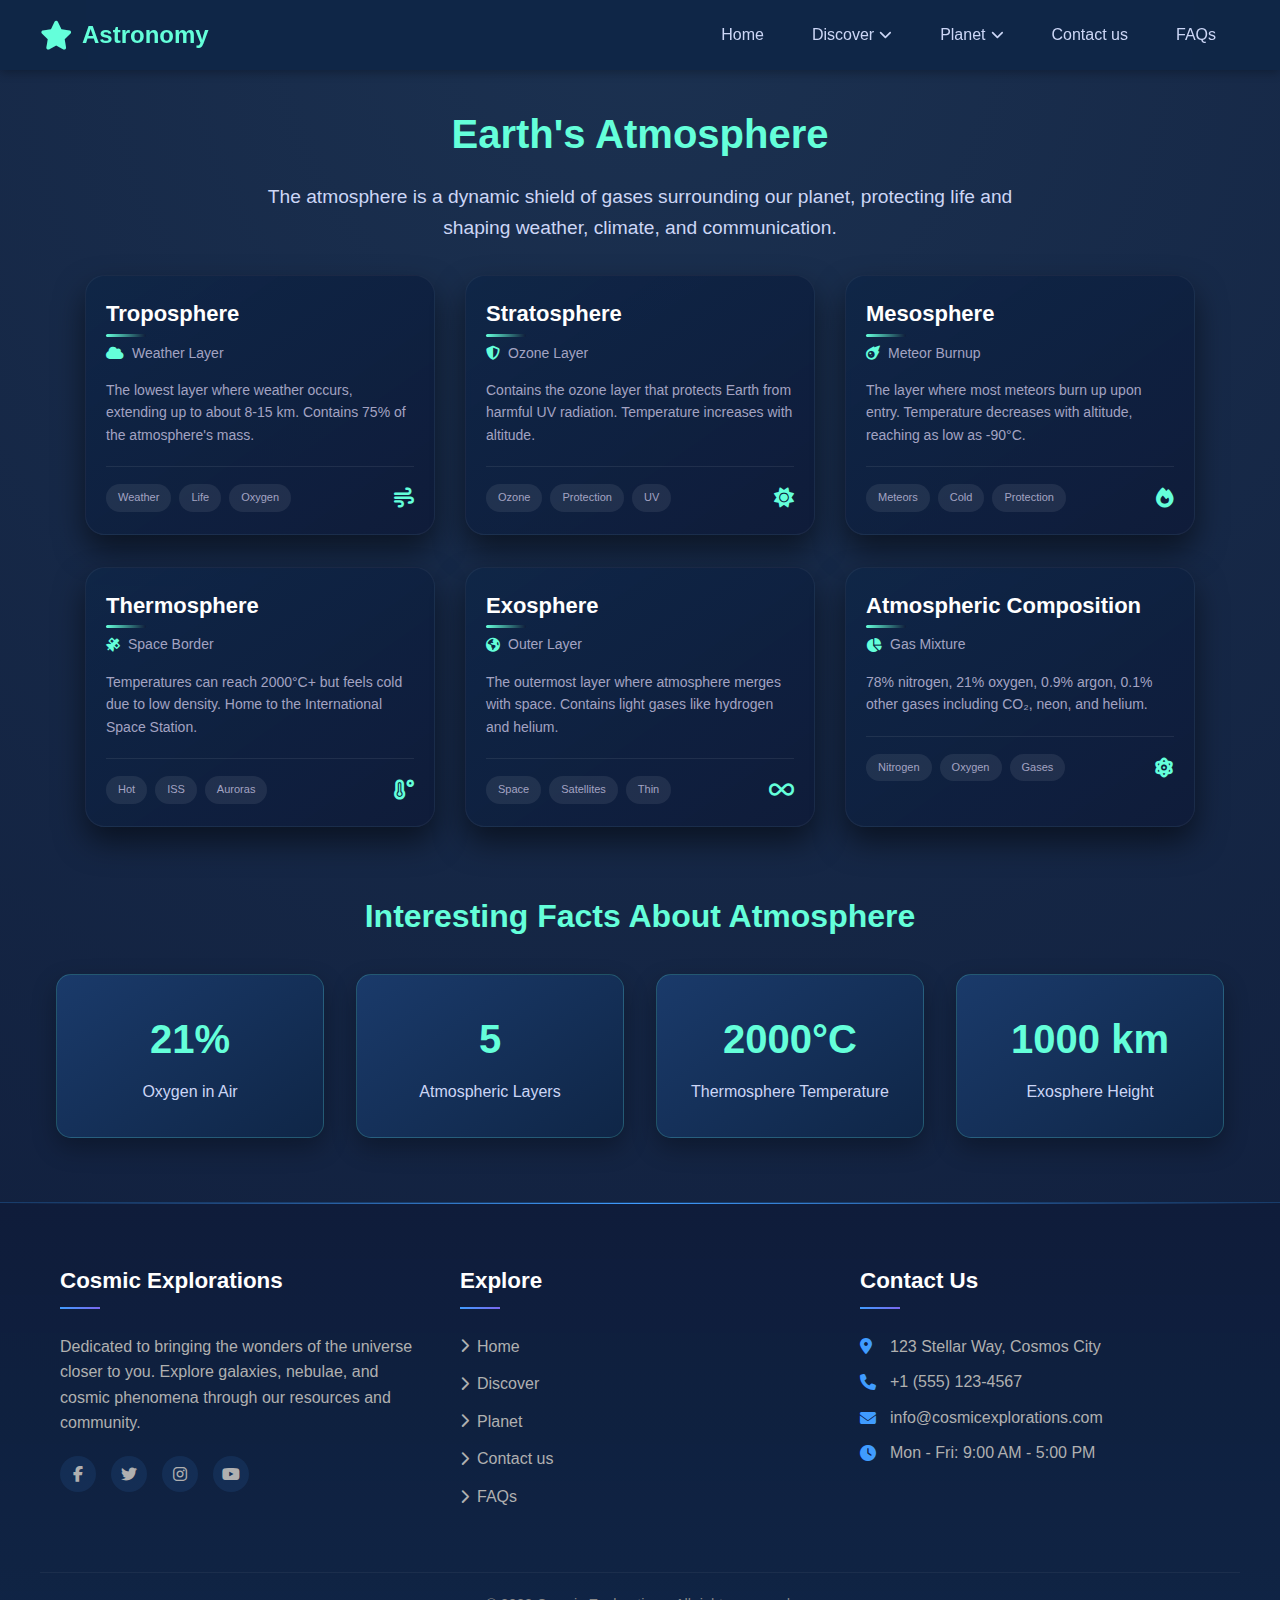
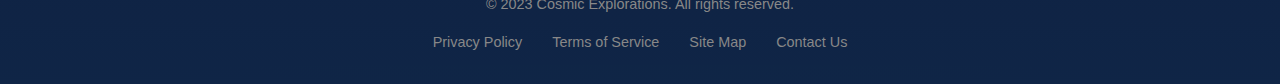
<file: e_Project/atmosphere.html>
<!DOCTYPE html>
<html lang="en">

<head>
    <meta charset="UTF-8">
    <meta name="viewport" content="width=device-width, initial-scale=1.0">
    <title>Earth's Atmosphere</title>
    <link rel="stylesheet" href="atmosphere.css">
    <link rel="stylesheet" href="https://cdnjs.cloudflare.com/ajax/libs/font-awesome/6.4.0/css/all.min.css">
    <link rel="stylesheet" href="footer.css">
    <link rel="stylesheet" href="navbar.css">
</head>

<body>
    <!-- navbar start -->
    <nav class="nb">
        <div class="nc">
            <div class="nl">
                <a href="#" class="nlogo">
                    <i class="fas fa-star"></i>
                    <span>Astronomy</span>
                </a>
            </div>

            <ul class="nm" id="nmenu">
                <li class="ni">
                    <a href="index.html" class="nlink">Home</a>
                </li>
                <li class="ni ndd">
                    <a href="#" class="nlink ndt">
                        Discover <i class="fas fa-chevron-down"></i>
                    </a>
                    <ul class="ndm">
                        <li><a href="bigbangtheory.html">Big Bang Theory</a></li>
                        <li><a href="evolutionofearth.html">Evolution of Earth</a></li>
                        <li><a href="comets.html">Comets</a></li>
                    </ul>
                </li>
                <li class="ni ndd">
                    <a href="#" class="nlink ndt">
                        Planet <i class="fas fa-chevron-down"></i>
                    </a>
                    <ul class="ndm">
                        <li><a href="atmosphere.html">Atmosphere</a></li>
                        <li><a href="observatries.html">Observatries</a></li>
                    </ul>
                </li>
                <li class="ni">
                    <a href="contactus.html" class="nlink">Contact us</a>
                </li>
                <li class="ni">
                    <a href="faqs.html" class="nlink">FAQs</a>
                </li>
            </ul>

            <div class="ntoggle" id="ntoggle">
                <span class="nbar"></span>
                <span class="nbar"></span>
                <span class="nbar"></span>
            </div>
        </div>
    </nav>
    <!-- navbar end -->
<!-- main content start -->
    <main class="atmosphere-cont">
        <div class="con">
            <h1>Earth's Atmosphere</h1>
            <p>The atmosphere is a dynamic shield of gases surrounding our planet, protecting life and shaping weather,
                climate, and communication.</p>
        </div>
        <!-- Atmosphere Layers Cards start -->
        <div class="co">
            <div class="a1">
                <div class="d1">
                    <h2 class="t1">Troposphere</h2>
                    <p class="s1"><i class="fas fa-cloud"></i> Weather Layer</p>
                    <p class="p1">
                        The lowest layer where weather occurs, extending up to about 8-15 km. Contains 75% of the
                        atmosphere's mass.
                    </p>
                    <div class="f1">
                        <div class="g1">
                            <span class="tg1">Weather</span>
                            <span class="tg1">Life</span>
                            <span class="tg1">Oxygen</span>
                        </div>
                        <span class="ic1"><i class="fas fa-wind"></i></span>
                    </div>
                </div>
            </div>

            <div class="a2">
                <div class="d2">
                    <h2 class="t2">Stratosphere</h2>
                    <p class="s2"><i class="fas fa-shield-alt"></i> Ozone Layer</p>
                    <p class="p2">
                        Contains the ozone layer that protects Earth from harmful UV radiation. Temperature increases
                        with altitude.
                    </p>
                    <div class="f2">
                        <div class="g2">
                            <span class="tg2">Ozone</span>
                            <span class="tg2">Protection</span>
                            <span class="tg2">UV</span>
                        </div>
                        <span class="ic2"><i class="fas fa-sun"></i></span>
                    </div>
                </div>
            </div>

            <div class="a3">
                <div class="d3">
                    <h2 class="t3">Mesosphere</h2>
                    <p class="s3"><i class="fas fa-meteor"></i> Meteor Burnup</p>
                    <p class="p3">
                        The layer where most meteors burn up upon entry. Temperature decreases with altitude, reaching
                        as low as -90°C.
                    </p>
                    <div class="f3">
                        <div class="g3">
                            <span class="tg3">Meteors</span>
                            <span class="tg3">Cold</span>
                            <span class="tg3">Protection</span>
                        </div>
                        <span class="ic3"><i class="fas fa-fire"></i></span>
                    </div>
                </div>
            </div>
        </div>
        <div class="co">
            <div class="a1">
                <div class="d1">
                    <h2 class="t1">Thermosphere</h2>
                    <p class="s1"><i class="fas fa-satellite"></i> Space Border</p>
                    <p class="p1">
                        Temperatures can reach 2000°C+ but feels cold due to low density. Home to the International
                        Space Station.
                    </p>
                    <div class="f1">
                        <div class="g1">
                            <span class="tg1">Hot</span>
                            <span class="tg1">ISS</span>
                            <span class="tg1">Auroras</span>
                        </div>
                        <span class="ic1"><i class="fas fa-temperature-high"></i></span>
                    </div>
                </div>
            </div>

            <div class="a2">
                <div class="d2">
                    <h2 class="t2">Exosphere</h2>
                    <p class="s2"><i class="fas fa-globe-americas"></i> Outer Layer</p>
                    <p class="p2">
                        The outermost layer where atmosphere merges with space. Contains light gases like hydrogen and
                        helium.
                    </p>
                    <div class="f2">
                        <div class="g2">
                            <span class="tg2">Space</span>
                            <span class="tg2">Satellites</span>
                            <span class="tg2">Thin</span>
                        </div>
                        <span class="ic2"><i class="fas fa-infinity"></i></span>
                    </div>
                </div>
            </div>

            <div class="a3">
                <div class="d3">
                    <h2 class="t3">Atmospheric Composition</h2>
                    <p class="s3"><i class="fas fa-chart-pie"></i> Gas Mixture</p>
                    <p class="p3">
                        78% nitrogen, 21% oxygen, 0.9% argon, 0.1% other gases including CO₂, neon, and helium.
                    </p>
                    <div class="f3">
                        <div class="g3">
                            <span class="tg3">Nitrogen</span>
                            <span class="tg3">Oxygen</span>
                            <span class="tg3">Gases</span>
                        </div>
                        <span class="ic3"><i class="fas fa-atom"></i></span>
                    </div>
                </div>
            </div>
        </div>
        <!-- Atmosphere Layers Cards end -->
        <!-- Interesting Facts Section start -->
        <div class="facts-section">
            <h2>Interesting Facts About Atmosphere</h2>
            <div class="facts-grid">
                <div class="fact-card">
                    <div class="fact-value">21%</div>
                    <div class="fact-label">Oxygen in Air</div>
                </div>
                <div class="fact-card">
                    <div class="fact-value">5</div>
                    <div class="fact-label">Atmospheric Layers</div>
                </div>
                <div class="fact-card">
                    <div class="fact-value">2000°C</div>
                    <div class="fact-label">Thermosphere Temperature</div>
                </div>
                <div class="fact-card">
                    <div class="fact-value">1000 km</div>
                    <div class="fact-label">Exosphere Height</div>
                </div>
            </div>
        </div>
    <!-- Interesting Facts Section end -->

    </main>
    <!-- main content end -->

    <!-- footer start -->
    <footer class="footer">
        <div class="footer-container">
            <div class="footer-section">
                <h3>Cosmic Explorations</h3>
                <p>Dedicated to bringing the wonders of the universe closer to you. Explore galaxies, nebulae, and
                    cosmic phenomena through our resources and community.</p>
                <div class="social-links">
                    <a href="#"><i class="fab fa-facebook-f"></i></a>
                    <a href="#"><i class="fab fa-twitter"></i></a>
                    <a href="#"><i class="fab fa-instagram"></i></a>
                    <a href="#"><i class="fab fa-youtube"></i></a>
                </div>
            </div>

            <div class="footer-section">
                <h3>Explore</h3>
                <ul class="footer-links">
                    <li><a href="index.html"><i class="fas fa-chevron-right"></i> Home</a></li>
                    <li><a href="bigbangtheory.html"><i class="fas fa-chevron-right"></i> Discover</a></li>
                    <li><a href="observatries.html"><i class="fas fa-chevron-right"></i> Planet</a></li>
                    <li><a href="contactus.html"><i class="fas fa-chevron-right"></i> Contact us</a></li>
                    <li><a href="faqs.html"><i class="fas fa-chevron-right"></i> FAQs</a></li>
                </ul>
            </div>

            <div class="footer-section">
                <h3>Contact Us</h3>
                <div class="observatory-info">
                    <div>
                        <i class="fas fa-map-marker-alt"></i>
                        <span>123 Stellar Way, Cosmos City</span>
                    </div>
                    <div>
                        <i class="fas fa-phone"></i>
                        <span>+1 (555) 123-4567</span>
                    </div>
                    <div>
                        <i class="fas fa-envelope"></i>
                        <span>info@cosmicexplorations.com</span>
                    </div>
                    <div>
                        <i class="fas fa-clock"></i>
                        <span>Mon - Fri: 9:00 AM - 5:00 PM</span>
                    </div>
                </div>
            </div>
        </div>

        <div class="footer-bottom">
            <p>&copy; 2023 Cosmic Explorations. All rights reserved.</p>
            <div class="footer-credits">
                <a href="#">Privacy Policy</a>
                <a href="#">Terms of Service</a>
                <a href="#">Site Map</a>
                <a href="#">Contact Us</a>
            </div>
        </div>
    </footer>
    <!-- footer end -->
</body>
<script src="navbar.js"></script>

</html>
</file>
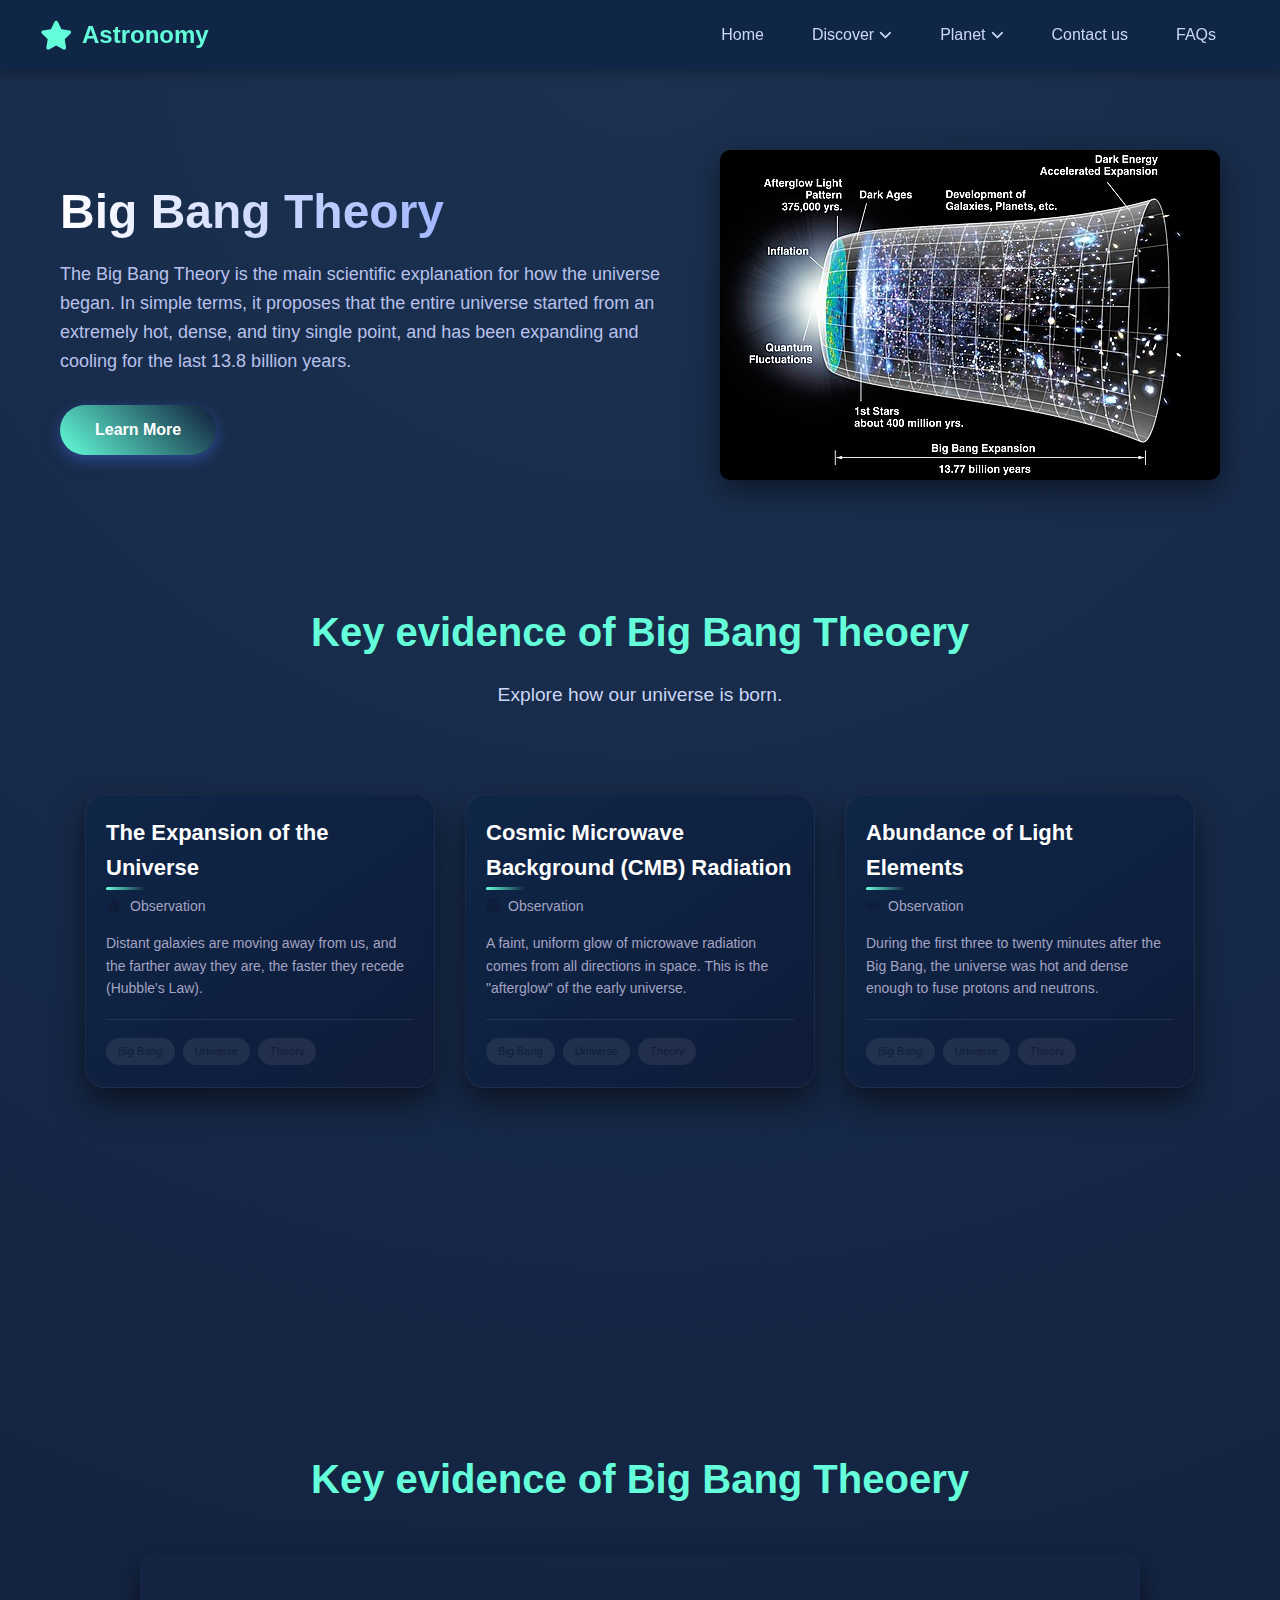
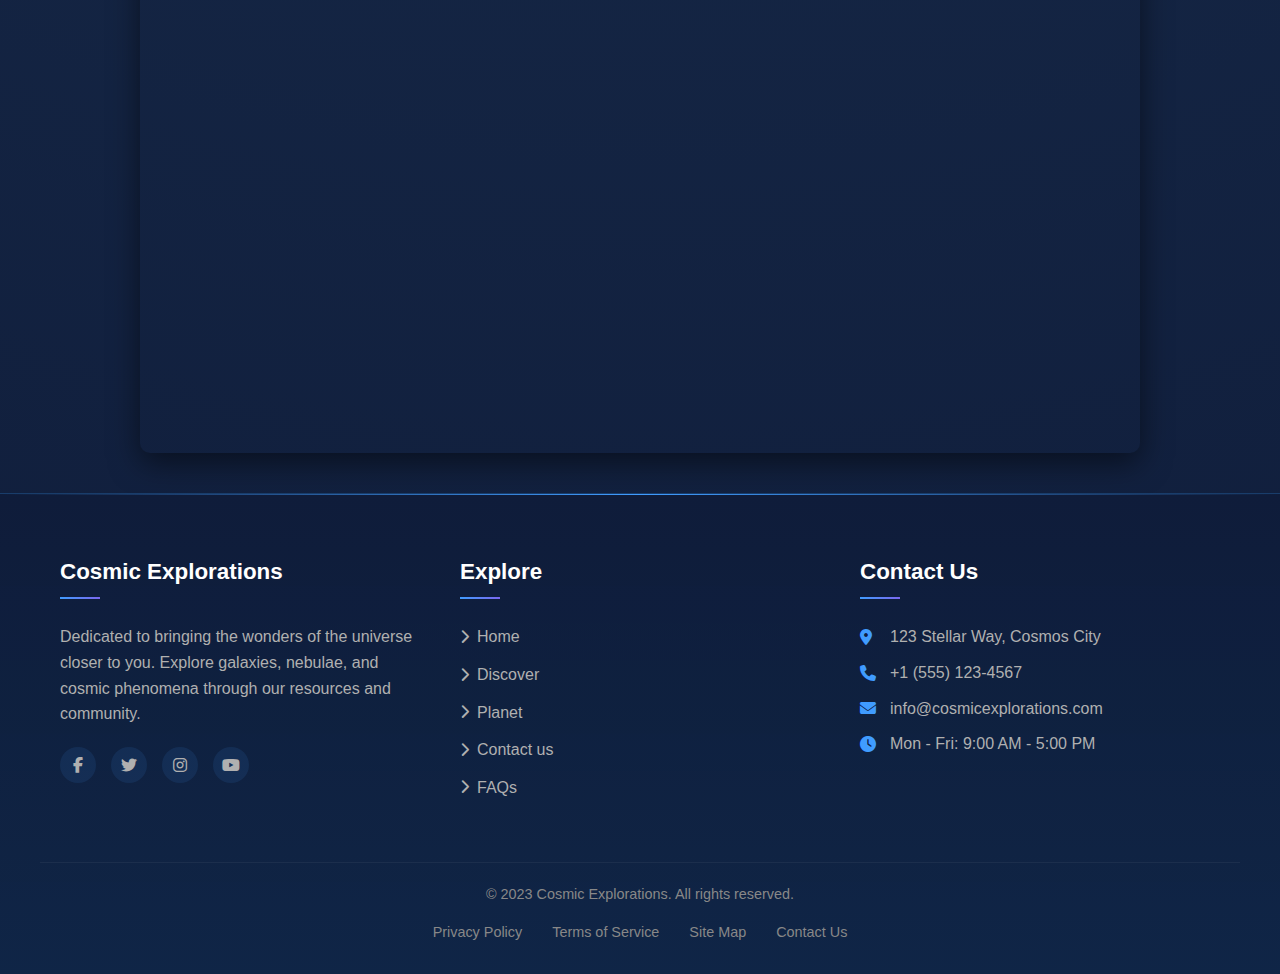
<file: e_Project/bigbangtheory.html>
<!DOCTYPE html>
<html lang="en">

<head>
    <meta charset="UTF-8">
    <meta name="viewport" content="width=device-width, initial-scale=1.0">
    <title>Big Bang Theory</title>
    <link rel="stylesheet" href="bigbangtheory.css">
    <link rel="stylesheet" href="https://cdnjs.cloudflare.com/ajax/libs/font-awesome/6.4.0/css/all.min.css">
    <link rel="stylesheet" href="footer.css">
    <link rel="stylesheet" href="navbar.css">
</head>

<body>
    <!-- navbar start -->
    <nav class="nb">
        <div class="nc">
            <div class="nl">
                <a href="#" class="nlogo">
                    <i class="fas fa-star"></i>
                    <span>Astronomy</span>
                </a>
            </div>

            <ul class="nm" id="nmenu">
                <li class="ni">
                    <a href="index.html" class="nlink">Home</a>
                </li>
                <li class="ni ndd">
                    <a href="#" class="nlink ndt">
                        Discover <i class="fas fa-chevron-down"></i>
                    </a>
                    <ul class="ndm">
                        <li><a href="bigbangtheory.html">Big Bang Theory</a></li>
                        <li><a href="evolutionofearth.html">Evolution of Earth</a></li>
                        <li><a href="comets.html">Comets</a></li>
                    </ul>
                </li>
                <li class="ni ndd">
                    <a href="#" class="nlink ndt">
                        Planet <i class="fas fa-chevron-down"></i>
                    </a>
                    <ul class="ndm">
                        <li><a href="atmosphere.html">Atmosphere</a></li>
                        <li><a href="observatries.html">Observatries</a></li>
                    </ul>
                </li>
                <li class="ni">
                    <a href="contactus.html" class="nlink">Contact us</a>
                </li>
                <li class="ni">
                    <a href="faqs.html" class="nlink">FAQs</a>
                </li>
            </ul>

            <div class="ntoggle" id="ntoggle">
                <span class="nbar"></span>
                <span class="nbar"></span>
                <span class="nbar"></span>
            </div>
        </div>
    </nav>
    <!-- navbar end -->
    <!-- main content start -->
    <main class="bigbangtheory-cont">
        <!-- featured bigbang start -->
        <div class="c1">
            <section class="sec-1">
                <div class="txt-1">
                    <h1>Big Bang Theory</h1>
                    <p>The Big Bang Theory is the main scientific explanation for how the universe began. In simple
                        terms, it proposes that the entire universe started from an extremely hot, dense, and tiny
                        single point, and has been expanding and cooling for the last 13.8 billion years.</p>
                    <a href="bigbangtheory.html" class="bt1">Learn More</a>
                </div>
                <div class="img-1">
                    <img src="images/big bang thory.jpg">
                </div>
            </section>
        </div>

        <!-- featured bigbang end -->
        <div class="con">
            <h1>Key evidence of Big Bang Theoery </h1>
            <p>Explore how our universe is born.</p>
            <br>
            <br>
        </div>
        <!-- card start -->
        <div class="co">
            <div class="a1">
                <div class="d1">
                    <h2 class="t1">The Expansion of the Universe</h2>
                    <p class="s1"><i class="fas fa-star tt"></i> Observation</p>
                    <p class="p1">
                        Distant galaxies are moving away from us, and the farther away they are, the faster they recede
                        (Hubble's Law).
                    </p>
                    <div class="f1">
                        <div class="g1">
                            <span class="tg1">Big Bang</span>
                            <span class="tg1">Universe</span>
                            <span class="tg1">Theory</span>
                        </div>
                        <span class="ic1"><i class="fas fa-rocket"></i></span>
                    </div>
                </div>
            </div>

            <div class="a2">
                <div class="d2">
                    <h2 class="t2">Cosmic Microwave Background (CMB) Radiation </h2>
                    <p class="s2"><i class="fas fa-globe"></i> Observation</p>
                    <p class="p2">
                        A faint, uniform glow of microwave radiation comes from all directions in space. This is the
                        "afterglow" of the early universe.
                    </p>
                    <div class="f2">
                        <div class="g2">
                            <span class="tg2">Big Bang</span>
                            <span class="tg2">Universe</span>
                            <span class="tg2">Theory</span>
                        </div>
                        <span class="ic2"><i class="fas fa-satellite"></i></span>
                    </div>
                </div>
            </div>

            <div class="a3">
                <div class="d3">
                    <h2 class="t3">Abundance of Light <br> Elements</h2>
                    <p class="s3"><i class="fas fa-ring"></i>Observation</p>
                    <p class="p3">
                        During the first three to twenty minutes after the Big Bang, the universe was hot and dense
                        enough to fuse protons and neutrons.</p>
                    <div class="f3">
                        <div class="g3">
                            <span class="tg3">Big Bang</span>
                            <span class="tg3">Universe</span>
                            <span class="tg3">Theory</span>
                        </div>
                        <span class="ic3"><i class="fas fa-meteor"></i></span>
                    </div>
                </div>
            </div>
        </div>
        <div class="co">
            <div class="a1">
                <div class="d1">
                    <h2 class="t1">Galaxy Redshifts and Universal Expansion</h2>
                    <p class="s1"><i class="fas fa-star "></i>Observation</p>
                    <p class="p1">
                        Edwin Hubble's landmark discovery that distant galaxies are receding from us, with velocities
                        proportional to their distances.
                    </p>
                    <div class="f1">
                        <div class="g1">
                            <span class="tg1">Big Bang</span>
                            <span class="tg1">Universe</span>
                            <span class="tg1">Theory</span>
                        </div>
                        <span class="ic1"><i class="fas fa-rocket"></i></span>
                    </div>
                </div>
            </div>

            <div class="a2">
                <div class="d2">
                    <h2 class="t2">Large-Scale Structure Formation</h2>
                    <p class="s2"><i class="fas fa-globe"></i>Observation</p>
                    <p class="p2">
                        The distribution of galaxies across the universe forms an intricate cosmic web of clusters,
                        filaments.
                    </p>
                    <div class="f2">
                        <div class="g2">
                            <span class="tg2">Big Bang</span>
                            <span class="tg2">Universe</span>
                            <span class="tg2">Theory</span>
                        </div>
                        <span class="ic2"><i class="fas fa-satellite"></i></span>
                    </div>
                </div>
            </div>

            <div class="a3">
                <div class="d3">
                    <h2 class="t3">The Horizon Problem and Its Inflationary Solution</h2>
                    <p class="s3"><i class="fas fa-ring"></i>Observation
                    </p>
                    <p class="p3">
                        When we examine the Cosmic Microwave Background radiation from regions that appear never to have
                        been in causal contact.
                    </p>
                    <div class="f3">
                        <div class="g3">
                            <span class="tg3">Big Bang</span>
                            <span class="tg3">Universe</span>
                            <span class="tg3">Theory</span>
                        </div>
                        <span class="ic3"><i class="fas fa-meteor"></i></span>
                    </div>
                </div>
            </div>
        </div>

        <!-- card end -->
        <!-- video content start-->
        <div class="con">
            <h1>Key evidence of Big Bang Theoery </h1>
            <br>
            <iframe width="1000px" height="700px" src="https://www.youtube.com/embed/wNDGgL73ihY?si=dxeS0SqFuDvdEyX9"
                title="YouTube video player" frameborder="0"
                allow="accelerometer; autoplay; clipboard-write; encrypted-media; gyroscope; picture-in-picture; web-share"
                referrerpolicy="strict-origin-when-cross-origin" allowfullscreen></iframe>
        </div>
        <!-- video content start-->
    </main>
    <!-- main content end -->

    <!-- footer start -->
    <footer class="footer">
        <div class="footer-container">
            <div class="footer-section">
                <h3>Cosmic Explorations</h3>
                <p>Dedicated to bringing the wonders of the universe closer to you. Explore galaxies, nebulae, and
                    cosmic phenomena through our resources and community.</p>
                <div class="social-links">
                    <a href="#"><i class="fab fa-facebook-f"></i></a>
                    <a href="#"><i class="fab fa-twitter"></i></a>
                    <a href="#"><i class="fab fa-instagram"></i></a>
                    <a href="#"><i class="fab fa-youtube"></i></a>
                </div>
            </div>

            <div class="footer-section">
                <h3>Explore</h3>
                <ul class="footer-links">
                    <li><a href="index.html"><i class="fas fa-chevron-right"></i> Home</a></li>
                    <li><a href="bigbangtheory.html"><i class="fas fa-chevron-right"></i> Discover</a></li>
                    <li><a href="observatries.html"><i class="fas fa-chevron-right"></i> Planet</a></li>
                    <li><a href="contactus.html"><i class="fas fa-chevron-right"></i> Contact us</a></li>
                    <li><a href="faqs.html"><i class="fas fa-chevron-right"></i> FAQs</a></li>
                </ul>
            </div>

            <div class="footer-section">
                <h3>Contact Us</h3>
                <div class="observatory-info">
                    <div>
                        <i class="fas fa-map-marker-alt"></i>
                        <span>123 Stellar Way, Cosmos City</span>
                    </div>
                    <div>
                        <i class="fas fa-phone"></i>
                        <span>+1 (555) 123-4567</span>
                    </div>
                    <div>
                        <i class="fas fa-envelope"></i>
                        <span>info@cosmicexplorations.com</span>
                    </div>
                    <div>
                        <i class="fas fa-clock"></i>
                        <span>Mon - Fri: 9:00 AM - 5:00 PM</span>
                    </div>
                </div>
            </div>
        </div>

        <div class="footer-bottom">
            <p>&copy; 2023 Cosmic Explorations. All rights reserved.</p>
            <div class="footer-credits">
                <a href="#">Privacy Policy</a>
                <a href="#">Terms of Service</a>
                <a href="#">Site Map</a>
                <a href="#">Contact Us</a>
            </div>
        </div>
    </footer>
    <!-- footer end -->
</body>
<script src="navbar.js"></script>
<script src="bigbangtheory.js"></script>

</html>
</file>
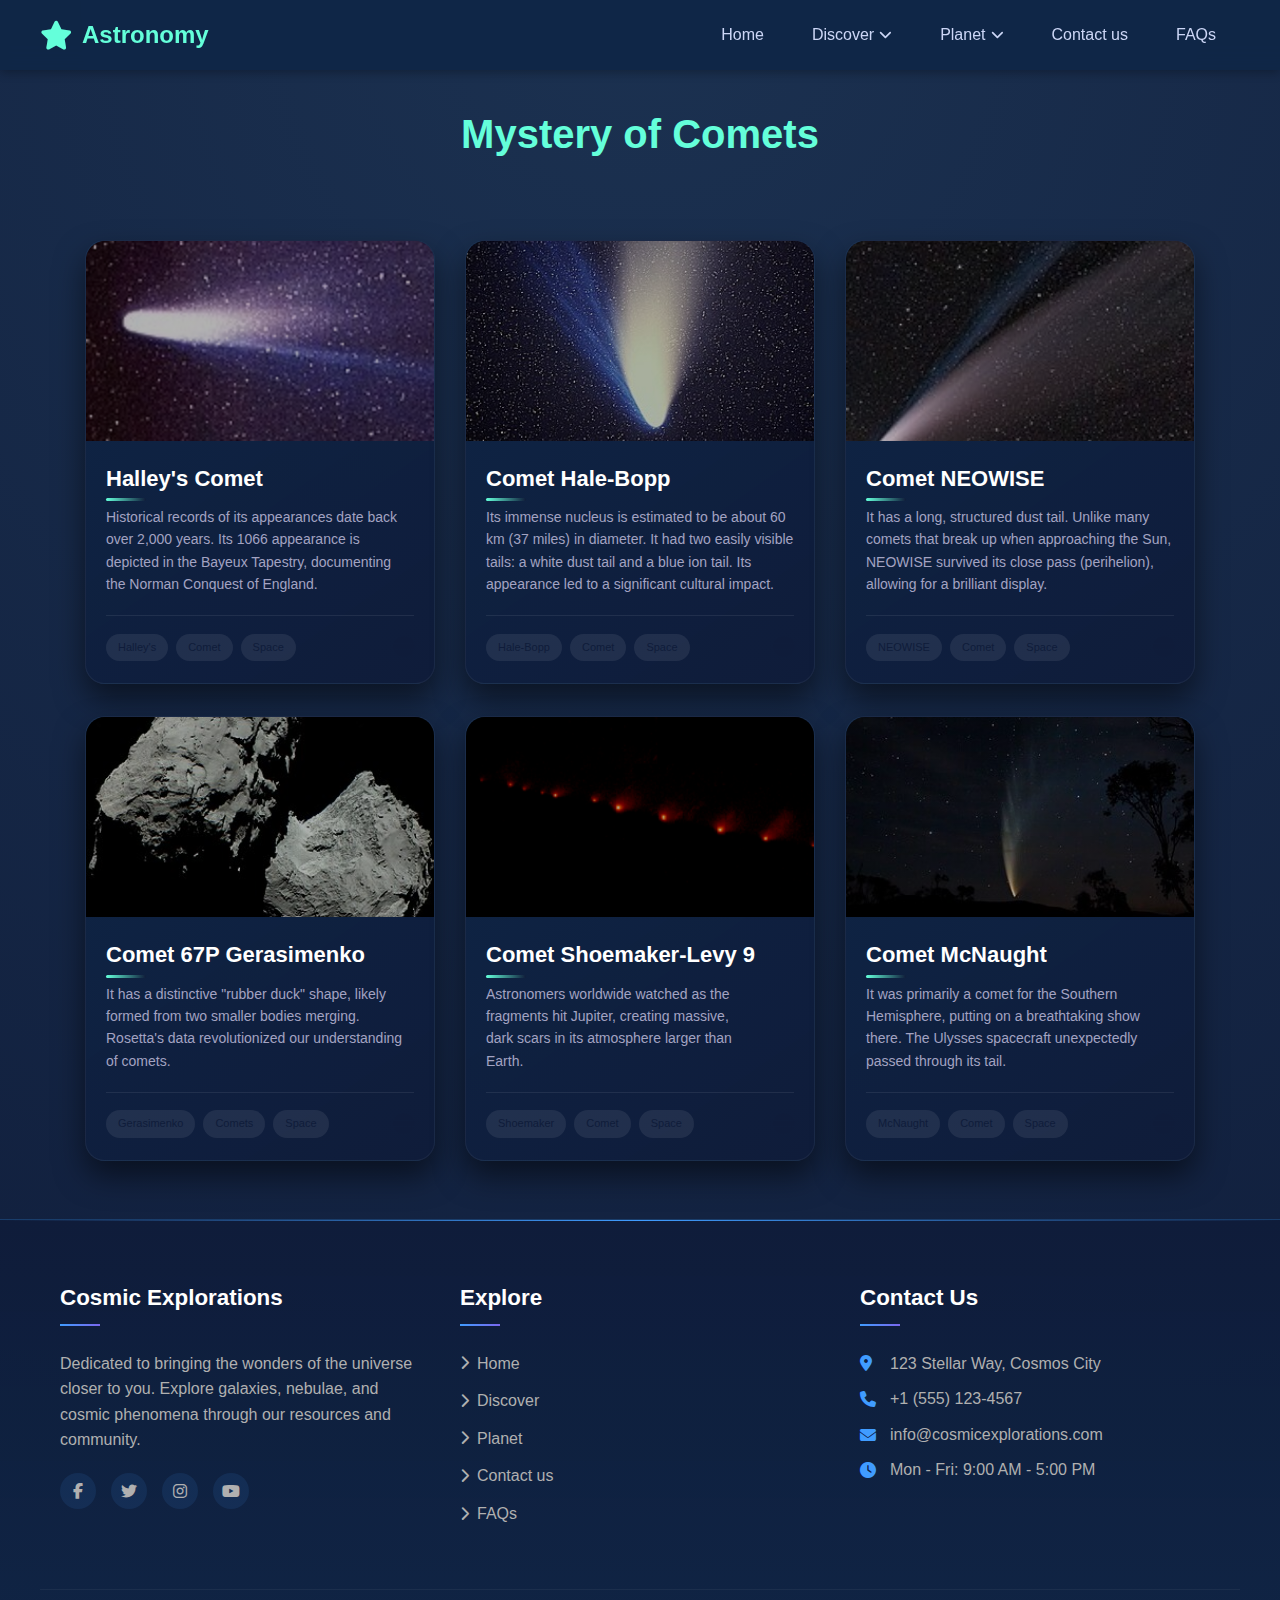
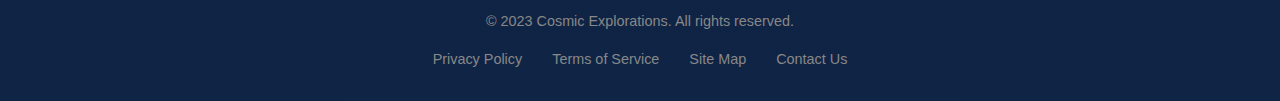
<file: e_Project/comets.html>
<!DOCTYPE html>
<html lang="en">
<head>
    <meta charset="UTF-8">
    <meta name="viewport" content="width=device-width, initial-scale=1.0">
    <title>Comets</title>
    <link rel="stylesheet" href="comets.css">
    <link rel="stylesheet" href="https://cdnjs.cloudflare.com/ajax/libs/font-awesome/6.4.0/css/all.min.css">
    <link rel="stylesheet" href="footer.css">
    <link rel="stylesheet" href="navbar.css">
</head>
<body>
      <!-- navbar start -->
    <nav class="nb">
        <div class="nc">
            <div class="nl">
                <a href="#" class="nlogo">
                    <i class="fas fa-star"></i>
                    <span>Astronomy</span>
                </a>
            </div>

            <ul class="nm" id="nmenu">
                <li class="ni">
                    <a href="index.html" class="nlink">Home</a>
                </li>
                <li class="ni ndd">
                    <a href="#" class="nlink ndt">
                        Discover <i class="fas fa-chevron-down"></i>
                    </a>
                    <ul class="ndm">
                        <li><a href="bigbangtheory.html">Big Bang Theory</a></li>
                        <li><a href="evolutionofearth.html">Evolution of Earth</a></li>
                        <li><a href="comets.html">Comets</a></li>
                    </ul>
                </li>
                <li class="ni ndd">
                    <a href="#" class="nlink ndt">
                        Planet <i class="fas fa-chevron-down"></i>
                    </a>
                    <ul class="ndm">
                        <li><a href="atmosphere.html">Atmosphere</a></li>
                        <li><a href="observatries.html">Observatries</a></li>
                    </ul>
                </li>
                <li class="ni">
                    <a href="contactus.html" class="nlink">Contact us</a>
                </li>
                <li class="ni">
                    <a href="faqs.html" class="nlink">FAQs</a>
                </li>
            </ul>

            <div class="ntoggle" id="ntoggle">
                <span class="nbar"></span>
                <span class="nbar"></span>
                <span class="nbar"></span>
            </div>
        </div>
    </nav>
    <!-- navbar end -->
     <!-- main content start -->
    <main class="comets">
        <div class="con">
            <h1>Mystery of Comets </h1>
            <br>
        </div>
        <!-- card start -->
        <div class="co">
            <div class="a1">
                <div class="img-container">
                    <img src="images/comet_halley.jpg" class="card-img">
                    <div class="img-overlay"></div>
                </div>
                <div class="d1">
                    <h2 class="t1"> Halley's Comet</h2>
                    <p class="p1">
                       Historical records of its appearances date back over 2,000 years. Its 1066 appearance is depicted in the Bayeux Tapestry, documenting the Norman Conquest of England.
                    </p>
                    <div class="f1">
                        <div class="g1">
                            <span class="tg1">Halley's</span>
                            <span class="tg1">Comet</span>
                            <span class="tg1">Space</span>
                        </div>
                        <span class="ic1"><i class="fa-solid fa-globe"></i></i></span>
                    </div>
                </div>
            </div>

            <div class="a2">
                <div class="img-container">
                    <img src="images/Comet_Hale-Bopp.jpg" class="card-img">
                    <div class="img-overlay"></div>
                </div>
                <div class="d2">
                    <h2 class="t2">Comet Hale-Bopp</h2>
                    <p class="p2">
                         Its immense nucleus is estimated to be about 60 km (37 miles) in diameter. It had two easily visible tails: a white dust tail and a blue ion tail. Its appearance led to a significant cultural impact.
                    </p>
                    <div class="f2">
                        <div class="g2">
                            <span class="tg2">Hale-Bopp</span>
                            <span class="tg2">Comet</span>
                            <span class="tg2">Space</span>
                        </div>
                        <span class="ic2"><i class="fa-solid fa-globe"></i></i></span>
                    </div>
                </div>
            </div>

            <div class="a3">
                <div class="img-container">
                    <img src="images/Comet NEOWISE.jpg" class="card-img">
                    <div class="img-overlay"></div>
                </div>
                <div class="d3">
                    <h2 class="t3">Comet NEOWISE </h2>
                    <p class="p3">
                        It has a long, structured dust tail. Unlike many comets that break up when approaching the Sun, NEOWISE survived its close pass (perihelion), allowing for a brilliant display.
                    </p>
                    <div class="f3">
                        <div class="g3">
                            <span class="tg3">NEOWISE</span>
                            <span class="tg3">Comet</span>
                            <span class="tg3">Space</span>
                        </div>
                        <span class="ic3"><i class="fa-solid fa-globe"></i></i></span>
                    </div>
                </div>
            </div>
        </div>
         <div class="co">
            <div class="a1">
                <div class="img-container">
                    <img src="images/Comet_67P.jpg" class="card-img">
                    <div class="img-overlay"></div>
                </div>
                <div class="d1">
                    <h2 class="t1"> Comet 67P Gerasimenko</h2>
                    <p class="p1">
                         It has a distinctive "rubber duck" shape, likely formed from two smaller bodies merging. Rosetta's data revolutionized our understanding of comets.
                    </p>
                    <div class="f1">
                        <div class="g1">
                            <span class="tg1">Gerasimenko</span>
                            <span class="tg1">Comets</span>
                            <span class="tg1">Space</span>
                        </div>
                        <span class="ic1"><i class="fa-solid fa-globe"></i></span>
                    </div>
                </div>
            </div>

            <div class="a2">
                <div class="img-container">
                    <img src="images/Shoemaker-Levy_9.png" class="card-img">
                    <div class="img-overlay"></div>
                </div>
                <div class="d2">
                    <h2 class="t2">Comet Shoemaker-Levy 9  </h2>
                    <p class="p2">
                       Astronomers worldwide watched as the fragments hit Jupiter, creating massive, <br> dark scars in its atmosphere larger than <br> Earth. 
                    </p>
                    <div class="f2">
                        <div class="g2">
                            <span class="tg2">Shoemaker</span>
                            <span class="tg2">Comet</span>
                            <span class="tg2">Space</span>
                        </div>
                        <span class="ic2"><i class="fa-solid fa-globe"></i></i></span>
                    </div>
                </div>
            </div>

            <div class="a3">
                <div class="img-container">
                    <img src="images/Comet_McNaught.jpg" class="card-img">
                    <div class="img-overlay"></div>
                </div>
                <div class="d3">
                    <h2 class="t3">Comet McNaught </h2>
                    <p class="p3">
                         It was primarily a comet for the Southern Hemisphere, putting on a breathtaking show there. The Ulysses spacecraft unexpectedly passed through its tail. </p>
                    <div class="f3">
                        <div class="g3">
                            <span class="tg3">McNaught</span>
                            <span class="tg3">Comet</span>
                            <span class="tg3">Space</span>
                        </div>
                        <span class="ic3"><i class="fa-solid fa-globe"></i></i></span>
                    </div>
                </div>
            </div>
        </div>
        <!-- card end -->
        <br>
    </main>
    <!-- main content end -->
    <!-- footer start -->
    <footer class="footer">
        <div class="footer-container">
            <div class="footer-section">
                <h3>Cosmic Explorations</h3>
                <p>Dedicated to bringing the wonders of the universe closer to you. Explore galaxies, nebulae, and
                    cosmic phenomena through our resources and community.</p>
                <div class="social-links">
                    <a href="#"><i class="fab fa-facebook-f"></i></a>
                    <a href="#"><i class="fab fa-twitter"></i></a>
                    <a href="#"><i class="fab fa-instagram"></i></a>
                    <a href="#"><i class="fab fa-youtube"></i></a>
                </div>
            </div>

            <div class="footer-section">
                <h3>Explore</h3>
                <ul class="footer-links">
                    <li><a href="index.html"><i class="fas fa-chevron-right"></i> Home</a></li>
                    <li><a href="bigbangtheory.html"><i class="fas fa-chevron-right"></i> Discover</a></li>
                    <li><a href="observatries.html"><i class="fas fa-chevron-right"></i> Planet</a></li>
                    <li><a href="contactus.html"><i class="fas fa-chevron-right"></i> Contact us</a></li>
                    <li><a href="faqs.html"><i class="fas fa-chevron-right"></i> FAQs</a></li>
                </ul>
            </div>



            <div class="footer-section">
                <h3>Contact Us</h3>
                <div class="observatory-info">
                    <div>
                        <i class="fas fa-map-marker-alt"></i>
                        <span>123 Stellar Way, Cosmos City</span>
                    </div>
                    <div>
                        <i class="fas fa-phone"></i>
                        <span>+1 (555) 123-4567</span>
                    </div>
                    <div>
                        <i class="fas fa-envelope"></i>
                        <span>info@cosmicexplorations.com</span>
                    </div>
                    <div>
                        <i class="fas fa-clock"></i>
                        <span>Mon - Fri: 9:00 AM - 5:00 PM</span>
                    </div>
                </div>
            </div>
        </div>

        <div class="footer-bottom">
            <p>&copy; 2023 Cosmic Explorations. All rights reserved.</p>
            <div class="footer-credits">
                <a href="#">Privacy Policy</a>
                <a href="#">Terms of Service</a>
                <a href="#">Site Map</a>
                <a href="#">Contact Us</a>
            </div>
        </div>
    </footer>
    <!-- footer end -->
</body>
<script src="navbar.js"></script>
</html>
</file>
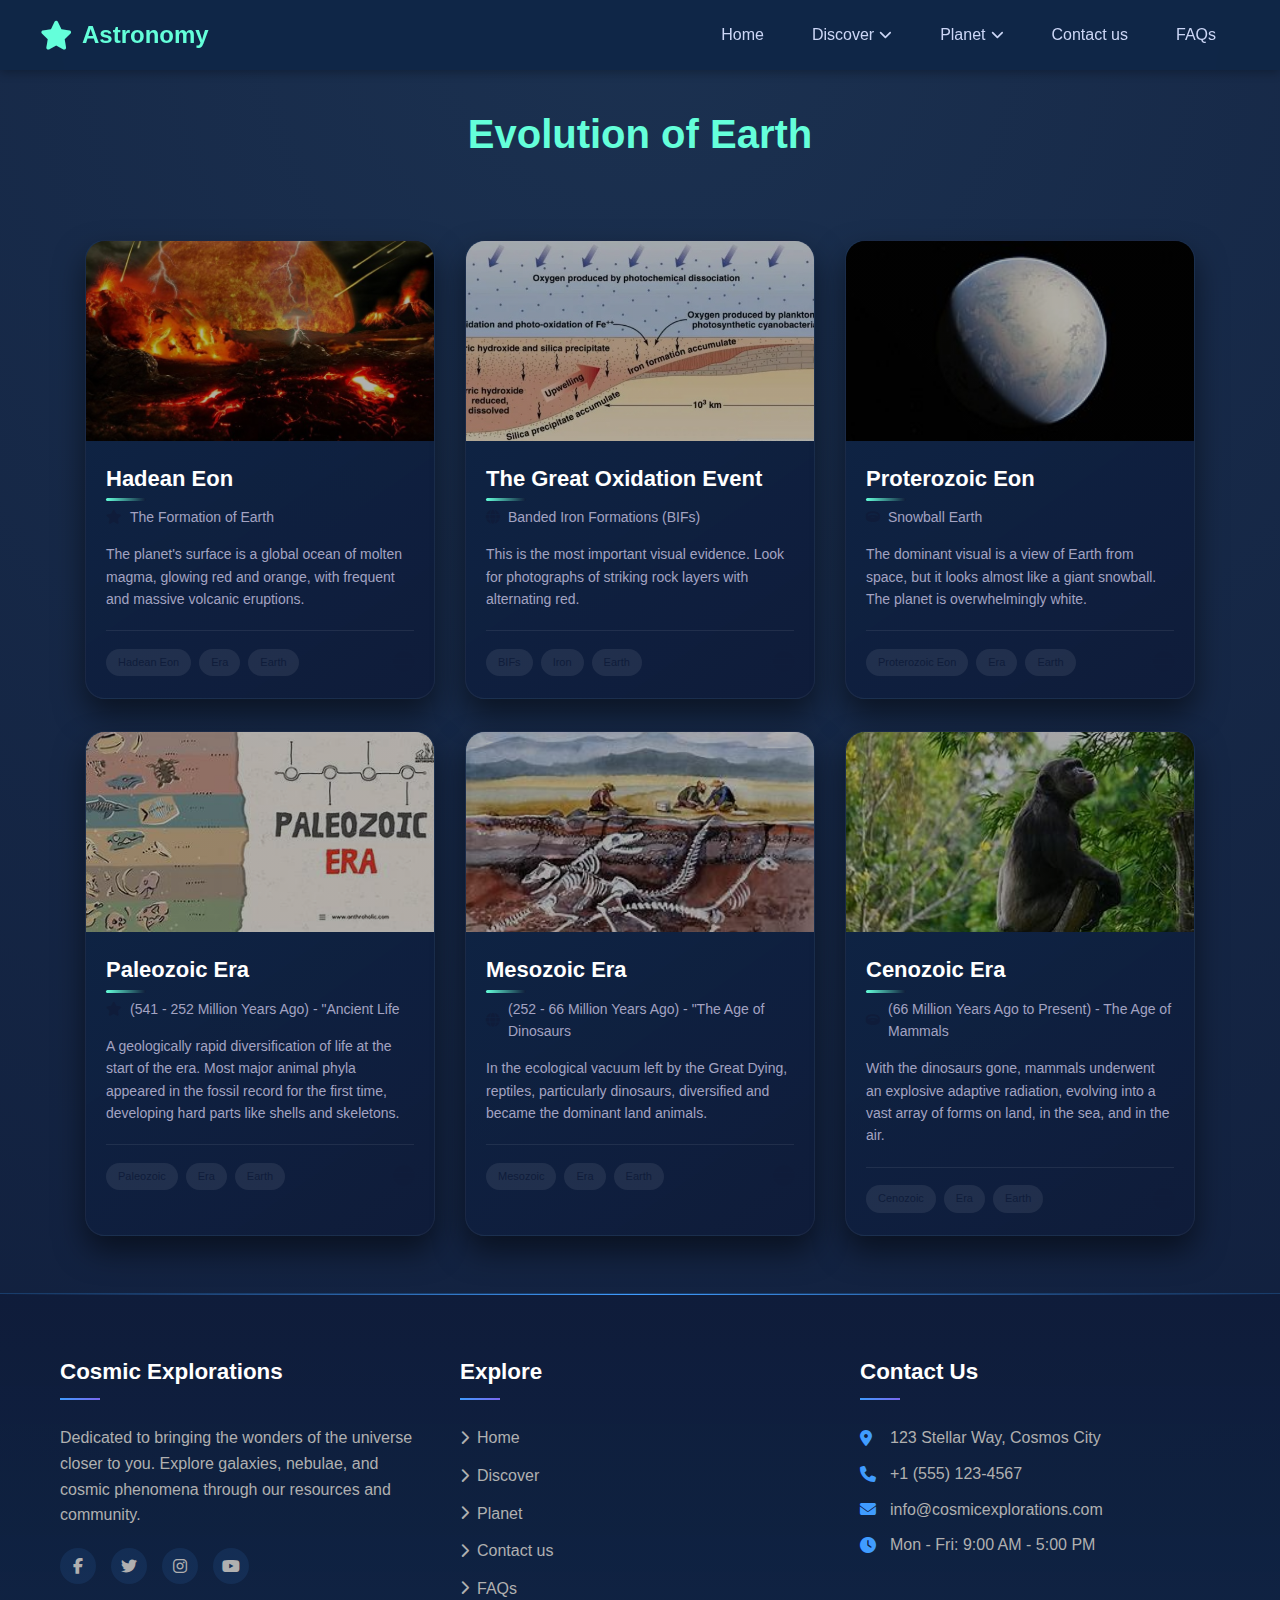
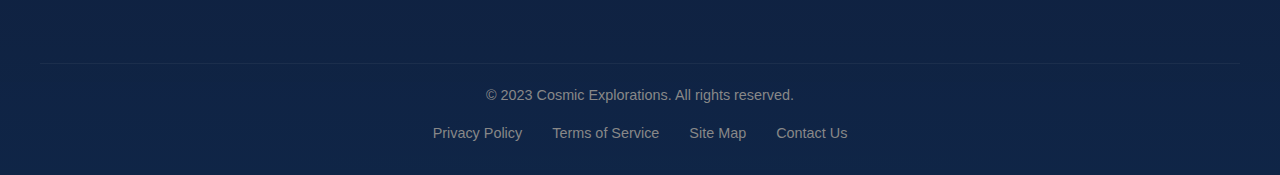
<file: e_Project/evolutionofearth.html>
<!DOCTYPE html>
<html lang="en">
<head>
    <meta charset="UTF-8">
    <meta name="viewport" content="width=device-width, initial-scale=1.0">
    <title>Evolution of Earth</title>
    <link rel="stylesheet" href="evolutionofearth.css">
    <link rel="stylesheet" href="https://cdnjs.cloudflare.com/ajax/libs/font-awesome/6.4.0/css/all.min.css">
    <link rel="stylesheet" href="footer.css">
    <link rel="stylesheet" href="navbar.css">
</head>
<body>
      <!-- navbar start -->
    <nav class="nb">
        <div class="nc">
            <div class="nl">
                <a href="#" class="nlogo">
                    <i class="fas fa-star"></i>
                    <span>Astronomy</span>
                </a>
            </div>

            <ul class="nm" id="nmenu">
                <li class="ni">
                    <a href="index.html" class="nlink">Home</a>
                </li>
                <li class="ni ndd">
                    <a href="#" class="nlink ndt">
                        Discover <i class="fas fa-chevron-down"></i>
                    </a>
                    <ul class="ndm">
                        <li><a href="bigbangtheory.html">Big Bang Theory</a></li>
                        <li><a href="evolutionofearth.html">Evolution of Earth</a></li>
                        <li><a href="comets.html">Comets</a></li>
                    </ul>
                </li>
                <li class="ni ndd">
                    <a href="#" class="nlink ndt">
                        Planet <i class="fas fa-chevron-down"></i>
                    </a>
                    <ul class="ndm">
                        <li><a href="atmosphere.html">Atmosphere</a></li>
                        <li><a href="observatries.html">Observatries</a></li>
                    </ul>
                </li>
                <li class="ni">
                    <a href="contactus.html" class="nlink">Contact us</a>
                </li>
                <li class="ni">
                    <a href="faqs.html" class="nlink">FAQs</a>
                </li>
            </ul>

            <div class="ntoggle" id="ntoggle">
                <span class="nbar"></span>
                <span class="nbar"></span>
                <span class="nbar"></span>
            </div>
        </div>
    </nav>
    <!-- navbar end -->
     <!-- main content start -->
    <main class="evolution">
        <div class="con">
            <h1>Evolution of Earth </h1>
            <br>
        </div>
        <!-- card start -->
       
        <div class="co">
            <div class="a1">
                <div class="img-container">
                    <img src="images/Hadean-Eon.jpg" class="card-img">
                    <div class="img-overlay"></div>
                </div>
                <div class="d1">
                    <h2 class="t1">Hadean Eon</h2>
                    <p class="s1"><i class="fas fa-star "></i> The Formation of Earth </p>
                    <p class="p1">
                        The planet's surface is a global ocean of molten magma, glowing red and orange, with frequent and massive volcanic eruptions.
                    </p>
                    <div class="f1">
                        <div class="g1">
                            <span class="tg1">Hadean Eon</span>
                            <span class="tg1">Era</span>
                            <span class="tg1">Earth</span>
                        </div>
                        <span class="ic1"><i class="fa-solid fa-globe"></i></i></span>
                    </div>
                </div>
            </div>

            <div class="a2">
                <div class="img-container">
                    <img src="images/BIFs.jpeg" class="card-img">
                    <div class="img-overlay"></div>
                </div>
                <div class="d2">
                    <h2 class="t2">The Great Oxidation Event</h2>
                    <p class="s2"><i class="fas fa-globe"></i> Banded Iron Formations (BIFs)</p>
                    <p class="p2">
                        This is the most important visual evidence. Look for photographs of striking rock layers with alternating red.
                    </p>
                    <div class="f2">
                        <div class="g2">
                            <span class="tg2">BIFs</span>
                            <span class="tg2">Iron</span>
                            <span class="tg2">Earth</span>
                        </div>
                        <span class="ic2"><i class="fa-solid fa-globe"></i></i></span>
                    </div>
                </div>
            </div>

            <div class="a3">
                <div class="img-container">
                    <img src="images/Snowball_Huronian.jpg" class="card-img">
                    <div class="img-overlay"></div>
                </div>
                <div class="d3">
                    <h2 class="t3">Proterozoic Eon</h2>
                    <p class="s3"><i class="fas fa-ring"></i>Snowball Earth 
                    </p>
                    <p class="p3">
                        The dominant visual is a view of Earth from space, but it looks almost like a giant snowball. The planet is overwhelmingly white.
                    </p>
                    <div class="f3">
                        <div class="g3">
                            <span class="tg3">Proterozoic Eon</span>
                            <span class="tg3">Era</span>
                            <span class="tg3">Earth</span>
                        </div>
                        <span class="ic3"><i class="fa-solid fa-globe"></i></i></span>
                    </div>
                </div>
            </div>
        </div>
         <div class="co">
            <div class="a1">
                <div class="img-container">
                    <img src="images/paleozoic.jpeg" class="card-img">
                    <div class="img-overlay"></div>
                </div>
                <div class="d1">
                    <h2 class="t1"> Paleozoic Era</h2>
                    <p class="s1"><i class="fas fa-star tt"></i> (541 - 252 Million Years Ago) - "Ancient Life</p>
                    <p class="p1">
                         A geologically rapid diversification of life at the start of the era. Most major animal phyla appeared in the fossil record for the first time, developing hard parts like shells and skeletons.
                    </p>
                    <div class="f1">
                        <div class="g1">
                            <span class="tg1">Paleozoic</span>
                            <span class="tg1">Era</span>
                            <span class="tg1">Earth</span>
                        </div>
                        <span class="ic1"><i class="fa-solid fa-globe"></i></span>
                    </div>
                </div>
            </div>

            <div class="a2">
                <div class="img-container">
                    <img src="images/dinasour.jpeg" class="card-img">
                    <div class="img-overlay"></div>
                </div>
                <div class="d2">
                    <h2 class="t2">Mesozoic Era </h2>
                    <p class="s2"><i class="fas fa-globe"></i> (252 - 66 Million Years Ago) - "The Age of Dinosaurs</p>
                    <p class="p2">
                       In the ecological vacuum left by the Great Dying, reptiles, particularly dinosaurs, diversified and became the dominant land animals.
                    </p>
                    <div class="f2">
                        <div class="g2">
                            <span class="tg2">Mesozoic</span>
                            <span class="tg2">Era</span>
                            <span class="tg2">Earth</span>
                        </div>
                        <span class="ic2"><i class="fa-solid fa-globe"></i></i></span>
                    </div>
                </div>
            </div>

            <div class="a3">
                <div class="img-container">
                    <img src="images/Cenozoic.jpg" class="card-img">
                    <div class="img-overlay"></div>
                </div>
                <div class="d3">
                    <h2 class="t3">Cenozoic Era</h2>
                    <p class="s3"><i class="fas fa-ring"></i> (66 Million Years Ago to Present) - The Age of Mammals</p>
                    <p class="p3">
                        With the dinosaurs gone, mammals underwent an explosive adaptive radiation, evolving into a vast array of forms on land, in the sea, and in the air. </p>
                    <div class="f3">
                        <div class="g3">
                            <span class="tg3">Cenozoic</span>
                            <span class="tg3">Era</span>
                            <span class="tg3">Earth</span>
                        </div>
                        <span class="ic3"><i class="fa-solid fa-globe"></i></i></span>
                    </div>
                </div>
            </div>
        </div>
        <!-- card end -->
        <br>
    </main>
    <!-- main content end -->
    <!-- footer start -->
    <footer class="footer">
        <div class="footer-container">
            <div class="footer-section">
                <h3>Cosmic Explorations</h3>
                <p>Dedicated to bringing the wonders of the universe closer to you. Explore galaxies, nebulae, and
                    cosmic phenomena through our resources and community.</p>
                <div class="social-links">
                    <a href="#"><i class="fab fa-facebook-f"></i></a>
                    <a href="#"><i class="fab fa-twitter"></i></a>
                    <a href="#"><i class="fab fa-instagram"></i></a>
                    <a href="#"><i class="fab fa-youtube"></i></a>
                </div>
            </div>

            <div class="footer-section">
                <h3>Explore</h3>
                <ul class="footer-links">
                    <li><a href="index.html"><i class="fas fa-chevron-right"></i> Home</a></li>
                    <li><a href="bigbangtheory.html"><i class="fas fa-chevron-right"></i> Discover</a></li>
                    <li><a href="observatries.html"><i class="fas fa-chevron-right"></i> Planet</a></li>
                    <li><a href="contactus.html"><i class="fas fa-chevron-right"></i> Contact us</a></li>
                    <li><a href="faqs.html"><i class="fas fa-chevron-right"></i> FAQs</a></li>
                </ul>
            </div>



            <div class="footer-section">
                <h3>Contact Us</h3>
                <div class="observatory-info">
                    <div>
                        <i class="fas fa-map-marker-alt"></i>
                        <span>123 Stellar Way, Cosmos City</span>
                    </div>
                    <div>
                        <i class="fas fa-phone"></i>
                        <span>+1 (555) 123-4567</span>
                    </div>
                    <div>
                        <i class="fas fa-envelope"></i>
                        <span>info@cosmicexplorations.com</span>
                    </div>
                    <div>
                        <i class="fas fa-clock"></i>
                        <span>Mon - Fri: 9:00 AM - 5:00 PM</span>
                    </div>
                </div>
            </div>
        </div>

        <div class="footer-bottom">
            <p>&copy; 2023 Cosmic Explorations. All rights reserved.</p>
            <div class="footer-credits">
                <a href="#">Privacy Policy</a>
                <a href="#">Terms of Service</a>
                <a href="#">Site Map</a>
                <a href="#">Contact Us</a>
            </div>
        </div>
    </footer>
    <!-- footer end -->
</body>
<script src="navbar.js"></script>
</html>
</file>
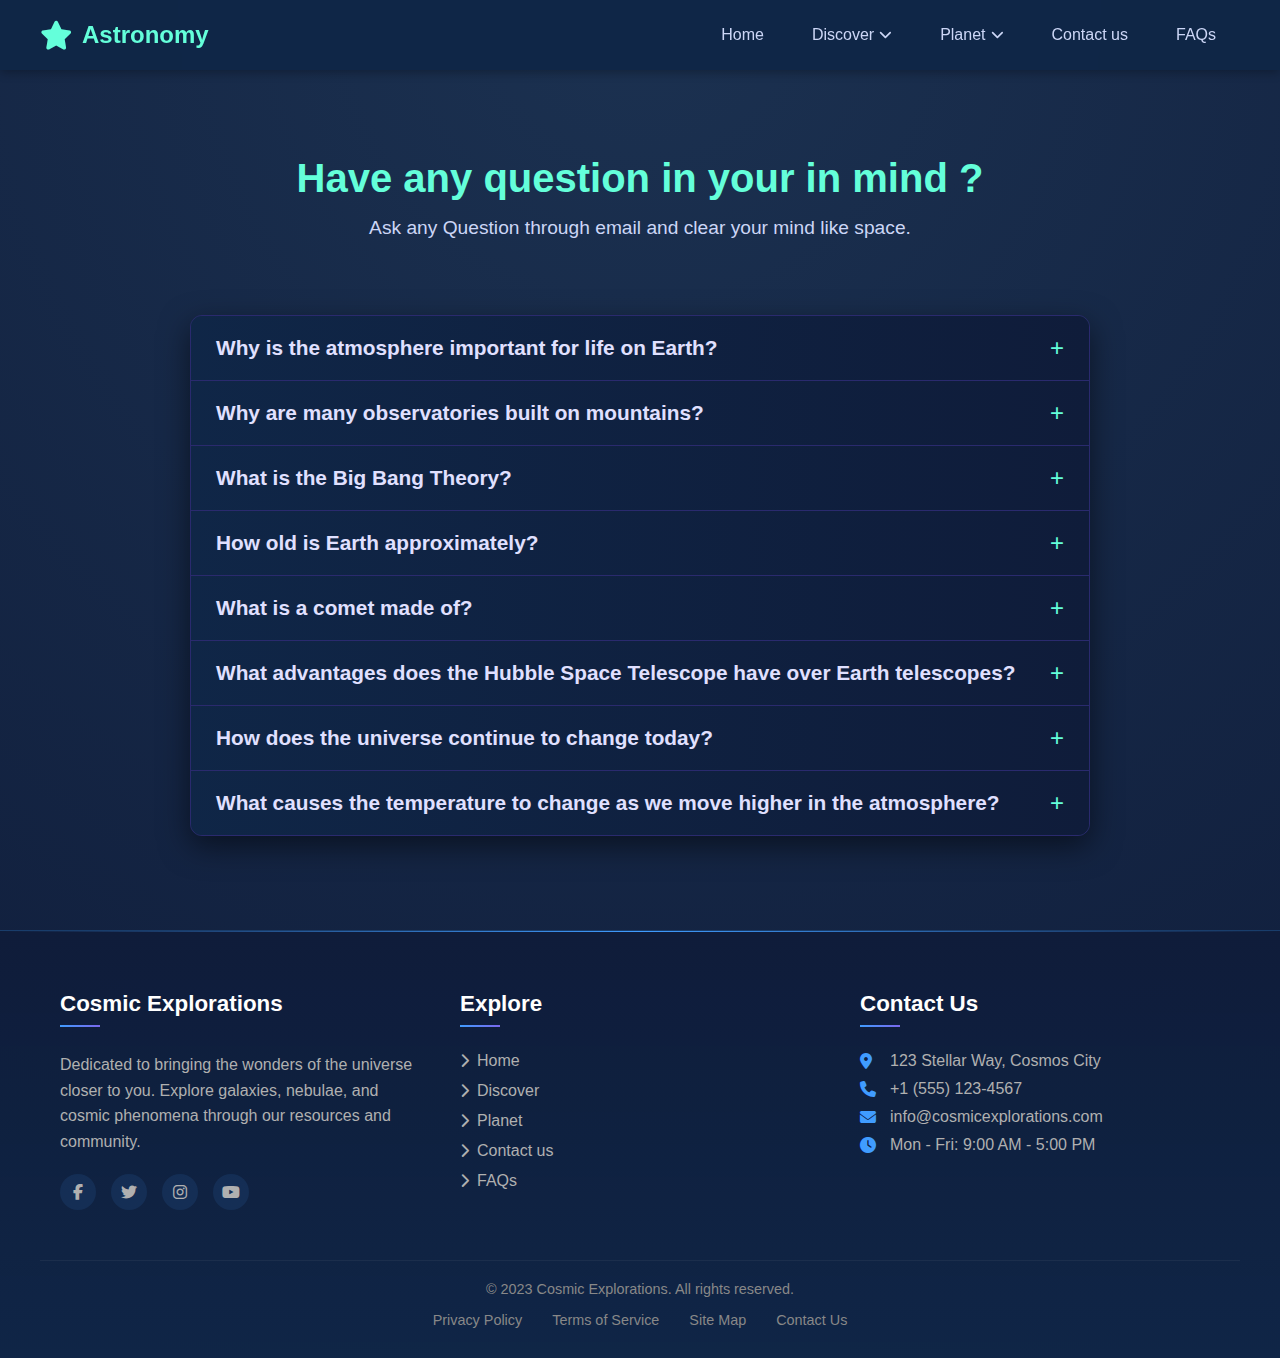
<file: e_Project/faqs.html>
<!DOCTYPE html>
<html lang="en">

<head>
    <meta charset="UTF-8">
    <meta name="viewport" content="width=device-width, initial-scale=1.0">
    <title>Astronomy Accordion</title>
    <link rel="stylesheet" href="https://cdnjs.cloudflare.com/ajax/libs/font-awesome/6.4.0/css/all.min.css">
    <link rel="stylesheet" href="footer.css">
    <link rel="stylesheet" href="faqs.css">
    <link rel="stylesheet" href="navbar.css">
</head>

<body>
    <!-- navbar start -->
    <nav class="nb">
        <div class="nc">
            <div class="nl">
                <a href="#" class="nlogo">
                    <i class="fas fa-star"></i>
                    <span>Astronomy</span>
                </a>
            </div>

            <ul class="nm" id="nmenu">
                <li class="ni">
                    <a href="index.html" class="nlink">Home</a>
                </li>
                <li class="ni ndd">
                    <a href="#" class="nlink ndt">
                        Discover <i class="fas fa-chevron-down"></i>
                    </a>
                    <ul class="ndm">
                        <li><a href="bigbangtheory.html">Big Bang Theory</a></li>
                        <li><a href="evolutionofearth.html">Evolution of Earth</a></li>
                        <li><a href="comets.html">Comets</a></li>
                    </ul>
                </li>
                <li class="ni ndd">
                    <a href="#" class="nlink ndt">
                        Planet <i class="fas fa-chevron-down"></i>
                    </a>
                    <ul class="ndm">
                        <li><a href="atmosphere.html">Atmosphere</a></li>
                        <li><a href="observatries.html">Observatries</a></li>
                    </ul>
                </li>
                <li class="ni">
                    <a href="contactus.html" class="nlink">Contact us</a>
                </li>
                <li class="ni">
                    <a href="faqs.html" class="nlink">FAQs</a>
                </li>
            </ul>

            <div class="ntoggle" id="ntoggle">
                <span class="nbar"></span>
                <span class="nbar"></span>
                <span class="nbar"></span>
            </div>
        </div>
    </nav>
    <!-- navbar end -->
    <br>
    <br>
    <br>
    <!-- accordion start -->
    <div class="con">
        <h1>Have any question in your in mind ? </h1>
        <p>Ask any Question through email and clear your mind like space.</p>
        <br>
        <br>


    </div>
    <div class="accordion-container">
        <div class="accordion">
            <div class="accordion-header">
                <h3>Why is the atmosphere important for life on Earth?</h3>
                <span class="accordion-icon">+</span>
            </div>
            <div class="accordion-content">
                <p>Earth’s atmosphere provides the air we breathe and protects us from the Sun’s harmful rays. It keeps
                    the planet warm enough for life by trapping heat, and it prevents most meteoroids from reaching the
                    surface. The atmosphere also plays a vital role in the water cycle and weather systems.</p>

                <div class="fact-box">
                    <p><strong>Did you know?</strong> Without the atmosphere, Earth’s average temperature would be
                        around –18°C (0°F) — too cold for most life to survive!</p>
                </div>
            </div>
        </div>

        <div class="accordion">
            <div class="accordion-header">
                <h3>Why are many observatories built on mountains?</h3>
                <span class="accordion-icon">+</span>
            </div>
            <div class="accordion-content">
                <p>Observatories are often built on mountain tops because the air is thinner, cleaner, and has less
                    moisture and light pollution. This allows astronomers to see celestial objects more clearly and take
                    more accurate measurements.</p>
                <div class="fact-box">
                    <p><strong>Did you know?</strong> Some of the world’s best observatories, like Mauna Kea in Hawaii,
                        are built over 13,000 feet (4,000 meters) above sea level!</p>
                </div>
            </div>
        </div>

        <div class="accordion">
            <div class="accordion-header">
                <h3>What is the Big Bang Theory?</h3>
                <span class="accordion-icon">+</span>
            </div>
            <div class="accordion-content">
                <p>The Big Bang Theory explains that the universe began around 13.8 billion years ago from a tiny,
                    extremely hot, and dense point. It then expanded rapidly, creating all matter, energy, space, and
                    time. Even today, the universe continues to expand.</p>
                <div class="fact-box">
                    <p><strong>Did you know?</strong> The faint “glow” left over from the Big Bang is called the Cosmic
                        Microwave Background Radiation — scientists can still detect it across the sky!</p>
                </div>
            </div>
        </div>

        <div class="accordion">
            <div class="accordion-header">
                <h3>How old is Earth approximately? </h3>
                <span class="accordion-icon">+</span>
            </div>
            <div class="accordion-content">
                <p>Earth is about 4.5 billion years old, according to evidence from rocks, meteorites, and radioactive
                    dating. Over time, it has cooled, formed continents and oceans, and developed conditions suitable
                    for life.</p>
                <div class="fact-box">
                    <p><strong>Did you know?</strong> The oldest known rocks on Earth are found in Canada and Australia
                        and are over 4 billion years old!</p>
                </div>
            </div>
        </div>

        <div class="accordion">
            <div class="accordion-header">
                <h3>What is a comet made of?</h3>
                <span class="accordion-icon">+</span>
            </div>
            <div class="accordion-content">
                <p>A comet is a small icy body made of dust, rock, frozen gases, and ice — sometimes called a “dirty
                    snowball.” When it nears the Sun, heat causes it to release gas and dust, forming a glowing coma and
                    a tail that always points away from the Sun.</p>
                <div class="fact-box">
                    <p><strong>Did you know?</strong> Comets come from two main regions — the Kuiper Belt and the
                        distant Oort Cloud, far beyond Neptune!</p>
                </div>
            </div>
        </div>

        <div class="accordion">
            <div class="accordion-header">
                <h3>What advantages does the Hubble Space Telescope have over Earth telescopes?</h3>
                <span class="accordion-icon">+</span>
            </div>
            <div class="accordion-content">
                <p>The Hubble Space Telescope orbits above Earth’s atmosphere, giving it a clear, unobstructed view of
                    space. It avoids clouds, air pollution, and light interference, producing sharper and more detailed
                    images of stars, galaxies, and nebulae.</p>
                <div class="fact-box">
                    <p><strong>Did you know?</strong> Hubble has taken over 1.5 million observations, helping scientists
                        estimate the age of the universe and discover new galaxies!</p>
                </div>
            </div>
        </div>

        <div class="accordion">
            <div class="accordion-header">
                <h3>How does the universe continue to change today?</h3>
                <span class="accordion-icon">+</span>
            </div>
            <div class="accordion-content">
                <p>The universe is still expanding, meaning galaxies are moving farther apart. New stars form while
                    others die, becoming white dwarfs, neutron stars, or black holes. Over billions of years, galaxies
                    merge, evolve, and change shape as cosmic forces reshape the universe.</p>
                <div class="fact-box">
                    <p><strong>Did you know?</strong> The Andromeda Galaxy is moving toward the Milky Way — and in about
                        4 billion years, the two will collide to form a new mega-galaxy!</p>
                </div>
            </div>
        </div>

        <div class="accordion">
            <div class="accordion-header">
                <h3>What causes the temperature to change as we move higher in the atmosphere?</h3>
                <span class="accordion-icon">+</span>
            </div>
            <div class="accordion-content">
                <p>Temperature changes with height because each layer of the atmosphere absorbs heat differently. In the
                    troposphere, temperature drops as altitude increases. In the stratosphere, it rises because the
                    ozone layer absorbs sunlight. Higher layers fluctuate based on solar radiation and air density.</p>
                <div class="fact-box">
                    <p><strong>Did you know?</strong> The temperature in the thermosphere can reach up to 2,000°C
                        (3,600°F) — but you wouldn’t feel hot because the air is so thin!</p>
                </div>
            </div>
        </div>
    </div>

    <!-- accordion end -->
    <br>
    <br>
    <br>

    <!-- footer start -->
    <footer class="footer">
        <div class="footer-container">
            <div class="footer-section">
                <h3>Cosmic Explorations</h3>
                <p>Dedicated to bringing the wonders of the universe closer to you. Explore galaxies, nebulae, and
                    cosmic phenomena through our resources and community.</p>
                <div class="social-links">
                    <a href="#"><i class="fab fa-facebook-f"></i></a>
                    <a href="#"><i class="fab fa-twitter"></i></a>
                    <a href="#"><i class="fab fa-instagram"></i></a>
                    <a href="#"><i class="fab fa-youtube"></i></a>
                </div>
            </div>

            <div class="footer-section">
                <h3>Explore</h3>
                <ul class="footer-links">
                    <li><a href="index.html"><i class="fas fa-chevron-right"></i> Home</a></li>
                    <li><a href="bigbangtheory.html"><i class="fas fa-chevron-right"></i> Discover</a></li>
                    <li><a href="observatries.html"><i class="fas fa-chevron-right"></i> Planet</a></li>
                    <li><a href="contactus.html"><i class="fas fa-chevron-right"></i> Contact us</a></li>
                    <li><a href="faqs.html"><i class="fas fa-chevron-right"></i> FAQs</a></li>
                </ul>
            </div>

            <div class="footer-section">
                <h3>Contact Us</h3>
                <div class="observatory-info">
                    <div>
                        <i class="fas fa-map-marker-alt"></i>
                        <span>123 Stellar Way, Cosmos City</span>
                    </div>
                    <div>
                        <i class="fas fa-phone"></i>
                        <span>+1 (555) 123-4567</span>
                    </div>
                    <div>
                        <i class="fas fa-envelope"></i>
                        <span>info@cosmicexplorations.com</span>
                    </div>
                    <div>
                        <i class="fas fa-clock"></i>
                        <span>Mon - Fri: 9:00 AM - 5:00 PM</span>
                    </div>
                </div>
            </div>
        </div>

        <div class="footer-bottom">
            <p>&copy; 2023 Cosmic Explorations. All rights reserved.</p>
            <div class="footer-credits">
                <a href="#">Privacy Policy</a>
                <a href="#">Terms of Service</a>
                <a href="#">Site Map</a>
                <a href="#">Contact Us</a>
            </div>
        </div>
    </footer>
    <!-- footer end -->
</body>
<script src="https://code.jquery.com/jquery-3.6.0.min.js"></script>
<script src="navbar.js"></script>
<script src="faqs.js"></script>

</html>
</file>
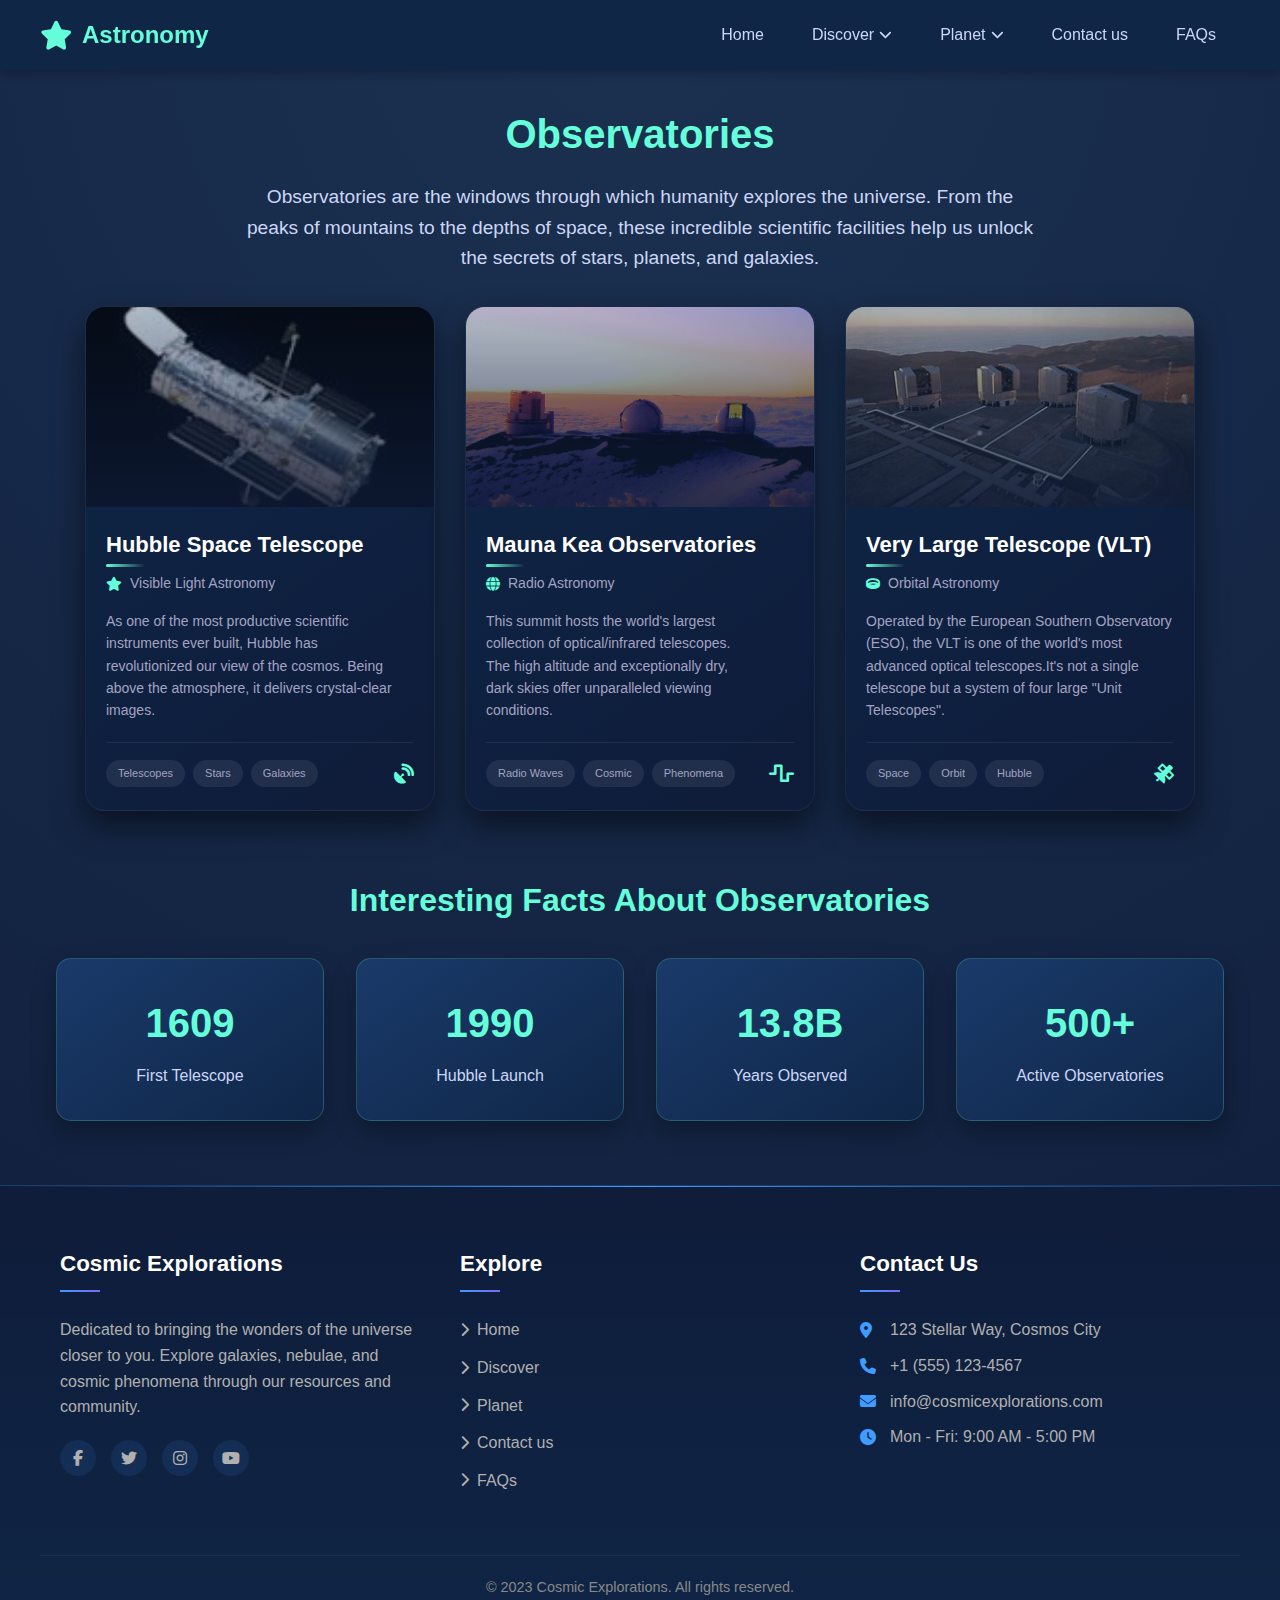
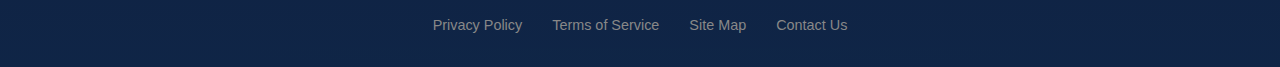
<file: e_Project/observatries.html>
<!DOCTYPE html>
<html lang="en">

<head>
    <meta charset="UTF-8">
    <meta name="viewport" content="width=device-width, initial-scale=1.0">
    <title>Observatories</title>
    <link rel="stylesheet" href="observatries.css">
    <link rel="stylesheet" href="https://cdnjs.cloudflare.com/ajax/libs/font-awesome/6.4.0/css/all.min.css">
    <link rel="stylesheet" href="footer.css">
    <link rel="stylesheet" href="navbar.css">
</head>

<body>
    <!-- navbar start -->
    <nav class="nb">
        <div class="nc">
            <div class="nl">
                <a href="#" class="nlogo">
                    <i class="fas fa-star"></i>
                    <span>Astronomy</span>
                </a>
            </div>

            <ul class="nm" id="nmenu">
                <li class="ni">
                    <a href="index.html" class="nlink">Home</a>
                </li>
                <li class="ni ndd">
                    <a href="#" class="nlink ndt">
                        Discover <i class="fas fa-chevron-down"></i>
                    </a>
                    <ul class="ndm">
                        <li><a href="bigbangtheory.html">Big Bang Theory</a></li>
                        <li><a href="evolutionofearth.html">Evolution of Earth</a></li>
                        <li><a href="comets.html">Comets</a></li>
                    </ul>
                </li>
                <li class="ni ndd">
                    <a href="#" class="nlink ndt">
                        Planet <i class="fas fa-chevron-down"></i>
                    </a>
                    <ul class="ndm">
                        <li><a href="atmosphere.html">Atmosphere</a></li>
                        <li><a href="observatries.html">Observatories</a></li>
                    </ul>
                </li>
                <li class="ni">
                    <a href="contactus.html" class="nlink">Contact us</a>
                </li>
                <li class="ni">
                    <a href="faqs.html" class="nlink">FAQs</a>
                </li>
            </ul>

            <div class="ntoggle" id="ntoggle">
                <span class="nbar"></span>
                <span class="nbar"></span>
                <span class="nbar"></span>
            </div>
        </div>
    </nav>
    <!-- navbar end -->

    <!-- main content start -->
    <main class="observatories-cont">
        <div class="con">
            <h1>Observatories</h1>
            <p>
                Observatories are the windows through which humanity explores the universe.
                From the peaks of mountains to the depths of space, these incredible scientific facilities
                help us unlock the secrets of stars, planets, and galaxies.
            </p>
        </div>

        <!-- Observatory Cards start -->
        <div class="co">
            <div class="a1">
                <div class="img-container">
                    <img src="images/hubble space.jpeg"
                        class="card-img" alt="Optical Observatory">
                    <div class="img-overlay"></div>
                </div>
                <div class="d1">
                    <h2 class="t1"> Hubble Space Telescope</h2>
                    <p class="s1"><i class="fas fa-star"></i> Visible Light Astronomy</p>
                    <p class="p1">
                        As one of the most productive scientific instruments ever built, Hubble has <br> revolutionized
                        our view of the cosmos. Being above the atmosphere, it delivers crystal-clear images.
                    </p>
                    <div class="f1">
                        <div class="g1">
                            <span class="tg1">Telescopes</span>
                            <span class="tg1">Stars</span>
                            <span class="tg1">Galaxies</span>
                        </div>
                        <span class="ic1"><i class="fa-solid fa-satellite-dish"></i></span>
                    </div>
                </div>
            </div>

            <div class="a2">
                <div class="img-container">
                    <img src="images/Mauna_Kea_observatory.jpg"
                        class="card-img" alt="Radio Observatory">
                    <div class="img-overlay"></div>
                </div>
                <div class="d2">
                    <h2 class="t2">Mauna Kea Observatories</h2>
                    <p class="s2"><i class="fas fa-globe"></i> Radio Astronomy</p>
                    <p class="p2">
                        This summit hosts the world's largest <br> collection of optical/infrared telescopes. <br> The
                        high altitude and exceptionally dry, <br> dark skies offer unparalleled viewing <br> conditions.
                    </p>
                    <div class="f2">
                        <div class="g2">
                            <span class="tg2">Radio Waves</span>
                            <span class="tg2">Cosmic</span>
                            <span class="tg2">Phenomena</span>
                        </div>
                        <span class="ic2"><i class="fa-solid fa-wave-square"></i></span>
                    </div>
                </div>
            </div>

            <div class="a3">
                <div class="img-container">
                    <img src="images/vlt.jpeg"
                        class="card-img" alt="Space Observatory">
                    <div class="img-overlay"></div>
                </div>
                <div class="d3">
                    <h2 class="t3"> Very Large Telescope (VLT)</h2>
                    <p class="s3"><i class="fas fa-ring"></i> Orbital Astronomy</p>
                    <p class="p3">
                        Operated by the European Southern Observatory (ESO), the VLT is one of the world's most advanced
                        optical telescopes.It's not a single telescope but a system of four large "Unit Telescopes".
                    </p>
                    <div class="f3">
                        <div class="g3">
                            <span class="tg3">Space</span>
                            <span class="tg3">Orbit</span>
                            <span class="tg3">Hubble</span>
                        </div>
                        <span class="ic3"><i class="fa-solid fa-satellite"></i></span>
                    </div>
                </div>
            </div>
        </div>
        <!-- Observatory Cards end -->

        <!-- Interesting Facts Section start -->
        <div class="facts-section">
            <h2>Interesting Facts About Observatories</h2>
            <div class="facts-grid">
                <div class="fact-card">
                    <div class="fact-value">1609</div>
                    <div class="fact-label">First Telescope</div>
                </div>
                <div class="fact-card">
                    <div class="fact-value">1990</div>
                    <div class="fact-label">Hubble Launch</div>
                </div>
                <div class="fact-card">
                    <div class="fact-value">13.8B</div>
                    <div class="fact-label">Years Observed</div>
                </div>
                <div class="fact-card">
                    <div class="fact-value">500+</div>
                    <div class="fact-label">Active Observatories</div>
                </div>
            </div>
        </div>
        <!-- Interesting Facts Section end -->
    </main>
    <!-- main content end -->

    <!-- footer start -->
    <footer class="footer">
        <div class="footer-container">
            <div class="footer-section">
                <h3>Cosmic Explorations</h3>
                <p>Dedicated to bringing the wonders of the universe closer to you. Explore galaxies, nebulae, and
                    cosmic phenomena through our resources and community.</p>
                <div class="social-links">
                    <a href="#"><i class="fab fa-facebook-f"></i></a>
                    <a href="#"><i class="fab fa-twitter"></i></a>
                    <a href="#"><i class="fab fa-instagram"></i></a>
                    <a href="#"><i class="fab fa-youtube"></i></a>
                </div>
            </div>

            <div class="footer-section">
                <h3>Explore</h3>
                <ul class="footer-links">
                    <li><a href="index.html"><i class="fas fa-chevron-right"></i> Home</a></li>
                    <li><a href="bigbangtheory.html"><i class="fas fa-chevron-right"></i> Discover</a></li>
                    <li><a href="observatries.html"><i class="fas fa-chevron-right"></i> Planet</a></li>
                    <li><a href="contactus.html"><i class="fas fa-chevron-right"></i> Contact us</a></li>
                    <li><a href="faqs.html"><i class="fas fa-chevron-right"></i> FAQs</a></li>
                </ul>
            </div>

            <div class="footer-section">
                <h3>Contact Us</h3>
                <div class="observatory-info">
                    <div>
                        <i class="fas fa-map-marker-alt"></i>
                        <span>123 Stellar Way, Cosmos City</span>
                    </div>
                    <div>
                        <i class="fas fa-phone"></i>
                        <span>+1 (555) 123-4567</span>
                    </div>
                    <div>
                        <i class="fas fa-envelope"></i>
                        <span>info@cosmicexplorations.com</span>
                    </div>
                    <div>
                        <i class="fas fa-clock"></i>
                        <span>Mon - Fri: 9:00 AM - 5:00 PM</span>
                    </div>
                </div>
            </div>
        </div>

        <div class="footer-bottom">
            <p>&copy; 2023 Cosmic Explorations. All rights reserved.</p>
            <div class="footer-credits">
                <a href="#">Privacy Policy</a>
                <a href="#">Terms of Service</a>
                <a href="#">Site Map</a>
                <a href="#">Contact Us</a>
            </div>
        </div>
    </footer>
    <!-- footer end -->
</body>
<script src="navbar.js"></script>

</html>
</file>
<file: e_Project/atmosphere.css>
html {
  scroll-behavior: smooth;
}

* {
  margin: 0;
  padding: 0;
  box-sizing: border-box;
}

body {
  display: flex;
  flex-direction: column;
  min-height: 100vh;
  background: radial-gradient(circle at top, #0f2647f2, #0f1c3a);
  color: #fff;
  font-family: 'Segoe UI', Tahoma, Geneva, Verdana, sans-serif;
  line-height: 1.6;
  margin: 0;
  padding: 0;
}

.con {
  max-width: 1200px;
  margin: 2rem auto;
  padding: 0 1rem;
  text-align: center;
}

.con h1 {
  font-size: 2.5rem;
  margin-bottom: 1rem;
  color: #64ffda;
}

.con p {
  font-size: 1.2rem;
  max-width: 800px;
  margin: 0 auto;
  color: #ccd6f6;
}

.facts-section {
  max-width: 1200px;
  margin: 2rem auto;
  padding: 2rem 1rem;
  text-align: center;
}

.facts-section h2 {
  font-size: 2rem;
  margin-bottom: 2rem;
  color: #64ffda;
}

.facts-grid {
  display: grid;
  grid-template-columns: repeat(auto-fit, minmax(200px, 1fr));
  gap: 2rem;
  margin-top: 1rem;
}

.fact-card {
  background: linear-gradient(145deg, #1a3a6a, #0f2647);
  padding: 2rem 1rem;
  border-radius: 15px;
  box-shadow: 0 10px 25px rgba(0, 0, 0, 0.3);
  transition: transform 0.3s ease;
  border: 1px solid rgba(100, 255, 218, 0.2);
}

.fact-card:hover {
  transform: translateY(-5px);
}

.fact-value {
  font-size: 2.5rem;
  font-weight: bold;
  color: #64ffda;
  margin-bottom: 0.5rem;
}

.fact-label {
  font-size: 1rem;
  color: #ccd6f6;
}

.co {
  display: flex;
  gap: 30px;
  flex-wrap: wrap;
  justify-content: center;
  max-width: 1200px;
  width: 100%;
  margin: 2rem auto;
  padding: 0 20px;
}

.a1,
.a2,
.a3 {
  font-family: 'Segoe UI', Tahoma, Geneva, Verdana, sans-serif;
  width: 100%;
  max-width: 350px;
  background: linear-gradient(145deg, #0f2647f2, #0f1c3a);
  border-radius: 20px;
  overflow: hidden;
  box-shadow: 0 15px 30px rgba(0, 0, 0, 0.5);
  transition: all 0.5s ease;
  cursor: pointer;
  border: 1px solid rgba(255, 255, 255, 0.05);
}

.a1:hover,
.a2:hover,
.a3:hover {
  transform: translateY(-10px);
  box-shadow: 0 20px 40px rgba(0, 0, 0, 0.7);
}

.d1,
.d2,
.d3 {
  padding: 20px;
  color: #e6e6e6;
}

.t1,
.t2,
.t3 {
  font-size: 22px;
  margin-bottom: 10px;
  color: #fff;
  font-weight: 700;
  position: relative;
  display: inline-block;
}

.t1::after,
.t2::after,
.t3::after {
  content: '';
  position: absolute;
  bottom: -5px;
  left: 0;
  width: 40px;
  height: 3px;
  background: linear-gradient(90deg, #64ffda, #0f1c3a);
  border-radius: 3px;
  transition: all 0.5s ease;
}

.s1,
.s2,
.s3 {
  font-size: 14px;
  margin-bottom: 15px;
  font-weight: 500;
  display: flex;
  align-items: center;
  gap: 8px;
}

.s1 {
  color: #a3a3c2;
}

.s2 {
  color: #a3a3c2;
}

.s3 {
  color: #a3a3c2;
}

.s1 i,
.s2 i,
.s3 i {
  color: #64ffda;
}

.p1,
.p2,
.p3 {
  font-size: 14px;
  line-height: 1.6;
  margin-bottom: 20px;
}

.p1 {
  color: #a3a3c2;
}

.p2 {
  color: #a3a3c2;
}

.p3 {
  color: #a3a3c2;
}

.f1,
.f2,
.f3 {
  display: flex;
  justify-content: space-between;
  align-items: center;
  padding-top: 15px;
  border-top: 1px solid rgba(255, 255, 255, 0.08);
}

.g1,
.g2,
.g3 {
  display: flex;
  gap: 8px;
  flex-wrap: wrap;
}

.tg1,
.tg2,
.tg3 {
  background: rgba(255, 255, 255, 0.08);
  padding: 5px 12px;
  border-radius: 20px;
  font-size: 11px;
  transition: all 0.4s ease;
  color: #a3a3c2;
}

.ic1,
.ic2,
.ic3 {
  font-size: 20px;
  transition: all 0.5s ease;
  color: #64ffda;
}

.a1:hover .t1::after,
.a2:hover .t2::after,
.a3:hover .t3::after {
  width: 100%;
  background: linear-gradient(90deg, #64ffda, #0f1c3a);
}

.a1:hover .s1,
.a2:hover .s2,
.a3:hover .s3 {
  color: #64ffda;
}

.a1:hover .s1 i,
.a2:hover .s2 i,
.a3:hover .s3 i {
  color: #64ffda;
}

.a1:hover .p1,
.a2:hover .p2,
.a3:hover .p3 {
  color: #64ffda;
}

.a1:hover .tg1,
.a2:hover .tg2,
.a3:hover .tg3 {
  background: rgba(255, 255, 255, 0.15);
  color: #64ffda;
  transform: translateY(-3px);
}

.a1:hover .ic1,
.a2:hover .ic2,
.a3:hover .ic3 {
  color: #64ffda;
  animation: pulse 1.5s infinite;
}

@keyframes pulse {
  0% {
    transform: scale(1);
  }
  50% {
    transform: scale(1.2);
  }
  100% {
    transform: scale(1);
  }
}

@media (max-width: 768px) {
  .co {
    flex-direction: column;
    align-items: center;
  }

  .a1,
  .a2,
  .a3 {
    max-width: 100%;
    margin-bottom: 20px;
  }

  .facts-grid {
    grid-template-columns: repeat(2, 1fr);
    gap: 1rem;
  }

  .fact-card {
    padding: 1.5rem 1rem;
  }

  .fact-value {
    font-size: 2rem;
  }
}

@media screen and (max-width: 480px) {
  .con h1 {
    font-size: 2rem;
  }

  .con p {
    font-size: 1rem;
  }

  .facts-section h2 {
    font-size: 1.5rem;
  }

  .facts-grid {
    grid-template-columns: 1fr;
  }

  .a1,
  .a2,
  .a3 {
    border-radius: 15px;
  }

  .d1,
  .d2,
  .d3 {
    padding: 18px;
  }

  .t1,
  .t2,
  .t3 {
    font-size: 20px;
  }

  .s1,
  .s2,
  .s3 {
    font-size: 13px;
  }

  .p1,
  .p2,
  .p3 {
    font-size: 13px;
    line-height: 1.5;
  }
}
</file>
<file: e_Project/footer.css>
.footer {
      background: linear-gradient(to top, #0f2647f2, #0f1c3a);
      padding: 60px 0 30px;
      border-top: 1px solid rgba(64, 156, 255, 0.2);
      position: relative;
      overflow: hidden;
  }

  .footer::before {
      content: '';
      position: absolute;
      top: 0;
      left: 0;
      width: 100%;
      height: 1px;
      background: linear-gradient(to right, transparent, #409cff, transparent);
  }

  .footer-container {
      max-width: 1200px;
      margin: 0 auto;
      padding: 0 20px;
      display: grid;
      grid-template-columns: repeat(auto-fit, minmax(250px, 1fr));
      gap: 40px;
  }

  .footer-section h3 {
      color: #ffffff;
      font-size: 1.4rem;
      margin-bottom: 25px;
      position: relative;
      padding-bottom: 10px;
  }

  .footer-section h3::after {
      content: '';
      position: absolute;
      left: 0;
      bottom: 0;
      width: 40px;
      height: 2px;
      background: linear-gradient(to right, #409cff, #7b68ee);
  }

  .footer-section p {
      line-height: 1.6;
      margin-bottom: 20px;
      color: #b0b0b0;
  }

  .footer-links {
      list-style: none;
  }

  .footer-links li {
      margin-bottom: 12px;
  }

  .footer-links a {
      color: #b0b0b0;
      text-decoration: none;
      transition: all 0.3s ease;
      display: flex;
      align-items: center;
  }

  .footer-links a:hover {
      color: #409cff;
      transform: translateX(5px);
  }

  .footer-links a i {
      margin-right: 8px;
      font-size: 0.9rem;
  }

  .social-links {
      display: flex;
      gap: 15px;
      margin-top: 20px;
  }

  .social-links a {
      display: flex;
      align-items: center;
      justify-content: center;
      width: 36px;
      height: 36px;
      border-radius: 50%;
      background: rgba(64, 156, 255, 0.1);
      color: #b0b0b0;
      transition: all 0.3s ease;
      text-decoration: none;
  }

  .social-links a:hover {
      background: #409cff;
      color: #ffffff;
      transform: translateY(-3px);
  }

  .footer-bottom {
      max-width: 1200px;
      margin: 50px auto 0;
      padding: 20px 20px 0;
      border-top: 1px solid rgba(255, 255, 255, 0.05);
      text-align: center;
      color: #888;
      font-size: 0.9rem;
  }

  .footer-bottom p {
      margin-bottom: 10px;
  }

  .footer-credits {
      display: flex;
      justify-content: center;
      gap: 30px;
      margin-top: 15px;
  }

  .footer-credits a {
      color: #888;
      text-decoration: none;
      transition: color 0.3s ease;
  }

  .footer-credits a:hover {
      color: #409cff;
  }

  .observatory-info {
      display: flex;
      flex-direction: column;
      gap: 10px;
      margin-top: 15px;
  }

  .observatory-info div {
      display: flex;
      align-items: center;
      color: #b0b0b0;
  }

  .observatory-info i {
      margin-right: 10px;
      color: #409cff;
      width: 20px;
  }

  @media (max-width: 768px) {
      .footer-container {
          grid-template-columns: 1fr;
          gap: 30px;
      }

      .footer-credits {
          flex-direction: column;
          gap: 10px;
      }
  }
</file>
<file: e_Project/navbar.css>
.nb {
    background-color: #0f2647f2;
    padding: 0 1rem;
    position: sticky;
    top: 0;
    z-index: 1000;
    box-shadow: 0 2px 10px rgba(0, 0, 0, 0.3);
    backdrop-filter: blur(10px);
}

.nc {
    max-width: 1200px;
    margin: 0 auto;
    display: flex;
    justify-content: space-between;
    align-items: center;
    height: 70px;
}

.nl {
    display: flex;
    align-items: center;
}

.nlogo {
    color: #64ffda;
    text-decoration: none;
    font-size: 1.5rem;
    font-weight: 700;
    display: flex;
    align-items: center;
    transition: color 0.3s ease;
}

.nlogo:hover {
    color: #52dbb6;
}

.nlogo i {
    margin-right: 10px;
    font-size: 1.8rem;
}

.nm {
    display: flex;
    list-style: none;
    align-items: center;
    margin: 0;
    padding: 0;
}

.ni {
    position: relative;
    margin: 0 0.5rem;
}

.nlink {
    color: #ccd6f6;
    text-decoration: none;
    padding: 0.5rem 1rem;
    display: flex;
    align-items: center;
    border-radius: 4px;
    transition: all 0.3s ease;
    font-weight: 500;
    white-space: nowrap;
}

.nlink:hover {
    color: #64ffda;
    background-color: rgba(100, 255, 218, 0.1);
}

.ndt {
    position: relative;
}

.ndt i {
    margin-left: 5px;
    font-size: 0.8rem;
    transition: transform 0.3s ease;
}

.ndd:hover .ndt i {
    transform: rotate(180deg);
}

.ndm {
    position: absolute;
    top: 100%;
    left: 0;
    background-color: rgba(23, 42, 69, 0.95);
    min-width: 200px;
    border-radius: 4px;
    box-shadow: 0 5px 15px rgba(0, 0, 0, 0.3);
    opacity: 0;
    visibility: hidden;
    transform: translateY(10px);
    transition: all 0.3s ease;
    list-style: none;
    padding: 0.5rem 0;
    z-index: 1001;
}

.ndd:hover .ndm {
    opacity: 1;
    visibility: visible;
    transform: translateY(0);
}

.ndm li {
    margin: 0;
}

.ndm a {
    color: #ccd6f6;
    text-decoration: none;
    padding: 0.75rem 1.5rem;
    display: block;
    transition: all 0.3s ease;
}

.ndm a:hover {
    color: #64ffda;
    background-color: rgba(100, 255, 218, 0.1);
}

.ntoggle {
    display: none;
    flex-direction: column;
    cursor: pointer;
    padding: 5px;
}

.nbar {
    width: 25px;
    height: 3px;
    background-color: #64ffda;
    margin: 3px 0;
    transition: 0.3s;
    border-radius: 2px;
}

@media screen and (max-width: 768px) {
    .nm {
        position: fixed;
        left: -100%;
        top: 70px;
        flex-direction: column;
        background-color: rgba(10, 25, 47, 0.98);
        width: 100%;
        text-align: center;
        transition: 0.3s;
        box-shadow: 0 10px 27px rgba(0, 0, 0, 0.3);
        padding: 2rem 0;
        height: calc(100vh - 70px);
        overflow-y: auto;
    }

    .nm.active {
        left: 0;
    }

    .ni {
        margin: 0.5rem 0;
        width: 80%;
    }

    .nlink {
        justify-content: center;
        padding: 1rem;
        border-radius: 8px;
    }

    .ndm {
        position: static;
        opacity: 1;
        visibility: visible;
        transform: none;
        box-shadow: none;
        background-color: rgba(23, 42, 69, 0.7);
        width: 100%;
        margin-top: 0.5rem;
        display: none;
        border-radius: 8px;
        padding: 0.5rem 0;
    }

    .ndd.active .ndm {
        display: block;
        animation: slideDown 0.3s ease;
    }

    .ndt i {
        transform: rotate(0deg);
        transition: transform 0.3s ease;
    }

    .ndd.active .ndt i {
        transform: rotate(180deg);
    }

    .ntoggle {
        display: flex;
    }

    .ntoggle.active .nbar:nth-child(2) {
        opacity: 0;
    }

    .ntoggle.active .nbar:nth-child(1) {
        transform: translateY(8px) rotate(45deg);
    }

    .ntoggle.active .nbar:nth-child(3) {
        transform: translateY(-8px) rotate(-45deg);
    }
}

@keyframes slideDown {
    from {
        opacity: 0;
        transform: translateY(-10px);
    }

    to {
        opacity: 1;
        transform: translateY(0);
    }
}

@media screen and (max-width: 480px) {
    .nlogo span {
        font-size: 1.2rem;
    }

    .nlogo i {
        font-size: 1.5rem;
    }
}
</file>
<file: e_Project/bigbangtheory.css>
html {
  scroll-behavior: smooth;
}

* {
  margin: 0;
  padding: 0;
  box-sizing: border-box;
}

body {
  display: flex;
  flex-direction: column;
  min-height: 100vh;
  background: radial-gradient(circle at top, #0f2647f2, #0f1c3a);
  color: #fff;
  font-family: 'Segoe UI', Tahoma, Geneva, Verdana, sans-serif;
  line-height: 1.6;
  margin: 0;
  padding: 0;
}

.c1 {
  max-width: 1200px;
  margin: 0 auto;
}

.sec-1 {
  display: flex;
  align-items: center;
  padding: 80px 20px;
  gap: 50px;
}

.txt-1 {
  flex: 1;
}

.txt-1 h1 {
  font-size: 48px;
  line-height: 1.2;
  margin-bottom: 20px;
  background: linear-gradient(to right, #fff, #6a8cff);
  -webkit-background-clip: text;
  -webkit-text-fill-color: transparent;
  background-clip: text;
}

.txt-1 p {
  font-size: 18px;
  line-height: 1.6;
  margin-bottom: 30px;
  color: #b8c1ec;
}

.bt1 {
  display: inline-block;
  background: linear-gradient(45deg, #64ffda, #0f1c3a);
  color: white;
  padding: 12px 35px;
  border-radius: 50px;
  text-decoration: none;
  font-weight: 600;
  font-size: 16px;
  transition: transform 0.3s, box-shadow 0.3s;
  box-shadow: 0 5px 15px rgba(77, 121, 255, 0.4);
}

.bt1:hover {
  transform: translateY(-3px);
  box-shadow: 0 8px 20px rgba(77, 121, 255, 0.6);
}

.img-1 img {
  max-width: 100%;
  height: auto;
  border-radius: 10px;
  box-shadow: 0 10px 30px rgba(0, 0, 0, 0.5);
}

.con {
  max-width: 1200px;
  margin: 2rem auto;
  padding: 0 1rem;
  text-align: center;
}

.con h1 {
  font-size: 2.5rem;
  margin-bottom: 1rem;
  color: #64ffda;
}

.con p {
  font-size: 1.2rem;
  max-width: 800px;
  margin: 0 auto;
  color: #ccd6f6;
}

.co {
  display: flex;
  gap: 30px;
  flex-wrap: wrap;
  justify-content: center;
  max-width: 1200px;
  width: 100%;
  margin: 2rem auto;
  padding: 0 20px;
}

.a1,
.a2,
.a3 {
  font-family: 'Segoe UI', Tahoma, Geneva, Verdana, sans-serif;
  width: 100%;
  max-width: 350px;
  background: linear-gradient(145deg, #0f2647f2, #0f1c3a);
  border-radius: 20px;
  overflow: hidden;
  box-shadow: 0 15px 30px rgba(0, 0, 0, 0.5);
  transition: all 0.5s ease;
  cursor: pointer;
  border: 1px solid rgba(255, 255, 255, 0.05);
}

.a1:hover,
.a2:hover,
.a3:hover {
  transform: translateY(-10px);
  box-shadow: 0 20px 40px rgba(0, 0, 0, 0.7);
}

.d1,
.d2,
.d3 {
  padding: 20px;
  color: #e6e6e6;
}

.t1,
.t2,
.t3 {
  font-size: 22px;
  margin-bottom: 10px;
  color: #fff;
  font-weight: 700;
  position: relative;
  display: inline-block;
}

.t1::after,
.t2::after,
.t3::after {
  content: '';
  position: absolute;
  bottom: -5px;
  left: 0;
  width: 40px;
  height: 3px;
  background: linear-gradient(90deg, #64ffda, #0f1c3a);
  border-radius: 3px;
  transition: all 0.5s ease;
}

.s1,
.s2,
.s3 {
  font-size: 14px;
  margin-bottom: 15px;
  font-weight: 500;
  display: flex;
  align-items: center;
  gap: 8px;
}

.s1 {
  color: #a3a3c2;
}

.s2 {
  color: #a3a3c2;
}

.s3 {
  color: #a3a3c2;
}

.s1 i,
.s2 i,
.s3 i {
  color: #0f1c3a;
}

.p1,
.p2,
.p3 {
  font-size: 14px;
  line-height: 1.6;
  margin-bottom: 20px;
}

.p1 {
  color: #a3a3c2;
}

.p2 {
  color: #a3a3c2;
}

.p3 {
  color: #a3a3c2;
}

.f1,
.f2,
.f3 {
  display: flex;
  justify-content: space-between;
  align-items: center;
  padding-top: 15px;
  border-top: 1px solid rgba(255, 255, 255, 0.08);
}

.g1,
.g2,
.g3 {
  display: flex;
  gap: 8px;
  flex-wrap: wrap;
}

.tg1,
.tg2,
.tg3 {
  background: rgba(255, 255, 255, 0.08);
  padding: 5px 12px;
  border-radius: 20px;
  font-size: 11px;
  transition: all 0.4s ease;
}

.tg1 {
  color: #0f1c3a;
}

.tg2 {
  color: #0f1c3a;
}

.tg3 {
  color: #0f1c3a;
}

.ic1,
.ic2,
.ic3 {
  font-size: 20px;
  transition: all 0.5s ease;
}

.ic1 {
  color: #0f1c3a;
}

.ic2 {
  color: #0f1c3a;
}

.ic3 {
  color: #0f1c3a;
}

.a1:hover .t1::after,
.a2:hover .t2::after,
.a3:hover .t3::after {
  width: 100%;
  background: linear-gradient(90deg, #64ffda, #0f1c3a);
}

.a1:hover .s1,
.a2:hover .s2,
.a3:hover .s3 {
  color: #64ffda;
}

.a1:hover .s1 i,
.a2:hover .s2 i,
.a3:hover .s3 i {
  color: #64ffda;
}

.a1:hover .p1,
.a2:hover .p2,
.a3:hover .p3 {
  color: #64ffda;
}

.a1:hover .tg1,
.a2:hover .tg2,
.a3:hover .tg3 {
  background: rgba(255, 255, 255, 0.15);
  color: #64ffda;
  transform: translateY(-3px);
}

.a1:hover .ic1,
.a2:hover .ic2,
.a3:hover .ic3 {
  color: #64ffda;
  animation: pulse 1.5s infinite;
}

@keyframes pulse {
  0% {
    transform: scale(1);
  }

  50% {
    transform: scale(1.2);
  }

  100% {
    transform: scale(1);
  }
}

.con iframe {
  max-width: 100%;
  height: 500px;
  border-radius: 10px;
  box-shadow: 0 10px 30px rgba(0, 0, 0, 0.5);
}


@media (max-width: 768px) {
  .sec-1 {
    flex-direction: column;
    text-align: center;
    padding: 50px 20px;
    gap: 30px;
  }

  .txt-1 h1 {
    font-size: 36px;
  }

  .txt-1 p {
    font-size: 16px;
  }

  .bt1 {
    padding: 12px 30px;
    font-size: 1rem;
  }

  .co {
    flex-direction: column;
    align-items: center;
  }

  .a1,
  .a2,
  .a3 {
    max-width: 100%;
    margin-bottom: 20px;
  }

  .con iframe {
    height: 300px;
  }
}

@media screen and (max-width: 480px) {
  .txt-1 h1 {
    font-size: 28px;
  }

  .con h1 {
    font-size: 2rem;
  }

  .con p {
    font-size: 1rem;
  }

  .a1,
  .a2,
  .a3 {
    border-radius: 15px;
  }

  .d1,
  .d2,
  .d3 {
    padding: 18px;
  }

  .t1,
  .t2,
  .t3 {
    font-size: 20px;
  }

  .s1,
  .s2,
  .s3 {
    font-size: 13px;
  }

  .p1,
  .p2,
  .p3 {
    font-size: 13px;
    line-height: 1.5;
  }

  .con iframe {
    height: 250px;
  }
}
</file>
<file: e_Project/comets.css>
html {
    scroll-behavior: smooth;
}

* {
    margin: 0;
    padding: 0;
    box-sizing: border-box;
}

body {
    display: flex;
    flex-direction: column;
    min-height: 100vh;
    background: radial-gradient(circle at top, #0f2647f2, #0f1c3a);
    color: #fff;
    font-family: 'Segoe UI', Tahoma, Geneva, Verdana, sans-serif;
    line-height: 1.6;
    margin: 0;
    padding: 0;
}

.con {
    max-width: 1200px;
    margin: 2rem auto;
    padding: 0 1rem;
    text-align: center;
}

.con h1 {
    font-size: 2.5rem;
    margin-bottom: 1rem;
    color: #64ffda;
}

.co {
    display: flex;
    gap: 30px;
    flex-wrap: wrap;
    justify-content: center;
    max-width: 1200px;
    width: 100%;
    margin: 2rem auto;
}

.a1,
.a2,
.a3 {
    width: 100%;
    max-width: 350px;
    background: linear-gradient(145deg, #0f2647f2, #0f1c3a);
    border-radius: 20px;
    overflow: hidden;
    box-shadow: 0 15px 30px rgba(0, 0, 0, 0.5);
    transition: all 0.5s ease;
    cursor: pointer;
    border: 1px solid rgba(255, 255, 255, 0.05);
}

.img-container {
    height: 200px;
    width: 100%;
    overflow: hidden;
    position: relative;
}

.card-img {
    width: 100%;
    height: 100%;
    object-fit: cover;
    transition: all 0.5s ease;
}

.img-overlay {
    position: absolute;
    top: 0;
    left: 0;
    width: 100%;
    height: 100%;
    background: linear-gradient(rgba(0, 0, 0, 0.3), rgba(0, 0, 0, 0.3));
    transition: all 0.5s ease;
}

.d1,
.d2,
.d3 {
    padding: 20px;
    color: #e6e6e6;
}

.t1,
.t2,
.t3 {
    font-size: 22px;
    margin-bottom: 10px;
    color: #fff;
    font-weight: 700;
    position: relative;
    display: inline-block;
}

.t1::after,
.t2::after,
.t3::after {
    content: '';
    position: absolute;
    bottom: -5px;
    left: 0;
    width: 40px;
    height: 3px;
    background: linear-gradient(90deg, #64ffda, #0f1c3a);
    border-radius: 3px;
    transition: all 0.5s ease;
}

.p1,
.p2,
.p3 {
    font-size: 14px;
    line-height: 1.6;
    margin-bottom: 20px;
}

.p1 {
    color: #a3a3c2;
}

.p2 {
    color: #a3a3c2;
}

.p3 {
    color: #a3a3c2;
}

.f1,
.f2,
.f3 {
    display: flex;
    justify-content: space-between;
    align-items: center;
    padding-top: 15px;
    border-top: 1px solid rgba(255, 255, 255, 0.08);
}

.g1,
.g2,
.g3 {
    display: flex;
    gap: 8px;
    flex-wrap: wrap;
}

.tg1,
.tg2,
.tg3 {
    background: rgba(255, 255, 255, 0.08);
    padding: 5px 12px;
    border-radius: 20px;
    font-size: 11px;
    transition: all 0.4s ease;
}

.tg1,
.tg2,
.tg3 {
    color: #0f1c3a;
}

.ic1,
.ic2,
.ic3 {
    font-size: 20px;
    transition: all 0.5s ease;
}

.ic1 {
    color: #0f1c3a;
}

.ic2 {
    color: #0f1c3a;
}

.ic3 {
    color: #0f1c3a;
}

.a1:hover,
.a2:hover,
.a3:hover {
    transform: translateY(-10px);
    box-shadow: 0 20px 40px rgba(0, 0, 0, 0.7);
}

.a1:hover .card-img,
.a2:hover .card-img,
.a3:hover .card-img {
    transform: scale(1.1);
    filter: brightness(0.9);
}

.a1:hover .img-overlay,
.a2:hover .img-overlay,
.a3:hover .img-overlay {
    background: linear-gradient(rgba(0, 0, 0, 0.1), rgba(0, 0, 0, 0.5));
}

.a1:hover .t1::after,
.a2:hover .t2::after,
.a3:hover .t3::after {
    width: 100%;
    background: linear-gradient(90deg, #64ffda, #0f1c3a);
}

.a1:hover .p1,
.a2:hover .p2,
.a3:hover .p3 {
    color: #64ffda;
}

.a1:hover .tg1,
.a2:hover .tg2,
.a3:hover .tg3 {
    background: rgba(255, 255, 255, 0.15);
    color: #64ffda;
    transform: translateY(-3px);
}

.a1:hover .ic1,
.a2:hover .ic2,
.a3:hover .ic3 {
    color: #64ffda;
    animation: pulse 1.5s infinite;
}

@keyframes pulse {
    0% {
        transform: scale(1);
    }

    50% {
        transform: scale(1.2);
    }

    100% {
        transform: scale(1);
    }
}

@media (max-width: 768px) {
    .co {
        flex-direction: column;
        align-items: center;
    }

    .a1,
    .a2,
    .a3 {
        max-width: 100%;
    }
}

@media screen and (max-width: 480px) {
    .con h1 {
        font-size: 2rem;
    }

    .a1,
    .a2,
    .a3 {
        max-width: 100%;
        border-radius: 15px;
    }

    .img-container {
        height: 160px;
    }

    .d1,
    .d2,
    .d3 {
        padding: 18px;
    }

    .t1,
    .t2,
    .t3 {
        font-size: 20px;
    }

    .s1,
    .s2,
    .s3 {
        font-size: 13px;
    }

    .p1,
    .p2,
    .p3 {
        font-size: 13px;
        line-height: 1.5;
    }
}
</file>
<file: e_Project/evolutionofearth.css>
html {
    scroll-behavior: smooth;
}

* {
    margin: 0;
    padding: 0;
    box-sizing: border-box;
}

body {
    display: flex;
    flex-direction: column;
    min-height: 100vh;
    background: radial-gradient(circle at top, #0f2647f2, #0f1c3a);
    color: #fff;
    font-family: 'Segoe UI', Tahoma, Geneva, Verdana, sans-serif;
    line-height: 1.6;
    margin: 0;
    padding: 0;
}

.con {
    max-width: 1200px;
    margin: 2rem auto;
    padding: 0 1rem;
    text-align: center;
}

.con h1 {
    font-size: 2.5rem;
    margin-bottom: 1rem;
    color: #64ffda;
}

.co {
    display: flex;
    gap: 30px;
    flex-wrap: wrap;
    justify-content: center;
    max-width: 1200px;
    width: 100%;
    margin: 2rem auto;
}

.a1,
.a2,
.a3 {
    width: 100%;
    max-width: 350px;
    background: linear-gradient(145deg, #0f2647f2, #0f1c3a);
    border-radius: 20px;
    overflow: hidden;
    box-shadow: 0 15px 30px rgba(0, 0, 0, 0.5);
    transition: all 0.5s ease;
    cursor: pointer;
    border: 1px solid rgba(255, 255, 255, 0.05);
}

.img-container {
    height: 200px;
    width: 100%;
    overflow: hidden;
    position: relative;
}

.card-img {
    width: 100%;
    height: 100%;
    object-fit: cover;
    transition: all 0.5s ease;
}

.img-overlay {
    position: absolute;
    top: 0;
    left: 0;
    width: 100%;
    height: 100%;
    background: linear-gradient(rgba(0, 0, 0, 0.3), rgba(0, 0, 0, 0.3));
    transition: all 0.5s ease;
}

.d1,
.d2,
.d3 {
    padding: 20px;
    color: #e6e6e6;
}

.t1,
.t2,
.t3 {
    font-size: 22px;
    margin-bottom: 10px;
    color: #fff;
    font-weight: 700;
    position: relative;
    display: inline-block;
}

.t1::after,
.t2::after,
.t3::after {
    content: '';
    position: absolute;
    bottom: -5px;
    left: 0;
    width: 40px;
    height: 3px;
    background: linear-gradient(90deg, #64ffda, #0f1c3a);
    border-radius: 3px;
    transition: all 0.5s ease;
}

.s1,
.s2,
.s3 {
    font-size: 14px;
    margin-bottom: 15px;
    font-weight: 500;
    display: flex;
    align-items: center;
    gap: 8px;
}

.s1 {
    color: #a3a3c2;
}

.s2 {
    color: #a3a3c2;
}

.s3 {
    color: #a3a3c2;
}

.s1 i,
.s2 i,
.s3 i {
    color: #0f1c3a;
}

.p1,
.p2,
.p3 {
    font-size: 14px;
    line-height: 1.6;
    margin-bottom: 20px;
}

.p1 {
    color: #a3a3c2;
}

.p2 {
    color: #a3a3c2;
}

.p3 {
    color: #a3a3c2;
}

.f1,
.f2,
.f3 {
    display: flex;
    justify-content: space-between;
    align-items: center;
    padding-top: 15px;
    border-top: 1px solid rgba(255, 255, 255, 0.08);
}

.g1,
.g2,
.g3 {
    display: flex;
    gap: 8px;
    flex-wrap: wrap;
}

.tg1,
.tg2,
.tg3 {
    background: rgba(255, 255, 255, 0.08);
    padding: 5px 12px;
    border-radius: 20px;
    font-size: 11px;
    transition: all 0.4s ease;
}

.tg1,
.tg2,
.tg3 {
    color: #0f1c3a;
}

.ic1,
.ic2,
.ic3 {
    font-size: 20px;
    transition: all 0.5s ease;
}

.ic1 {
    color: #0f1c3a;
}

.ic2 {
    color: #0f1c3a;
}

.ic3 {
    color: #0f1c3a;
}

.a1:hover,
.a2:hover,
.a3:hover {
    transform: translateY(-10px);
    box-shadow: 0 20px 40px rgba(0, 0, 0, 0.7);
}

.a1:hover .card-img,
.a2:hover .card-img,
.a3:hover .card-img {
    transform: scale(1.1);
    filter: brightness(0.9);
}

.a1:hover .img-overlay,
.a2:hover .img-overlay,
.a3:hover .img-overlay {
    background: linear-gradient(rgba(0, 0, 0, 0.1), rgba(0, 0, 0, 0.5));
}

.a1:hover .t1::after,
.a2:hover .t2::after,
.a3:hover .t3::after {
    width: 100%;
    background: linear-gradient(90deg, #64ffda, #0f1c3a);
}

.a1:hover .s1,
.a2:hover .s2,
.a3:hover .s3 {
    color: #64ffda;
}

.a1:hover .s1 i,
.a2:hover .s2 i,
.a3:hover .s3 i {
    color: #64ffda;
}

.a1:hover .p1,
.a2:hover .p2,
.a3:hover .p3 {
    color: #64ffda;
}

.a1:hover .tg1,
.a2:hover .tg2,
.a3:hover .tg3 {
    background: rgba(255, 255, 255, 0.15);
    color: #64ffda;
    transform: translateY(-3px);
}

.a1:hover .ic1,
.a2:hover .ic2,
.a3:hover .ic3 {
    color: #64ffda;
    animation: pulse 1.5s infinite;
}

@keyframes pulse {
    0% {
        transform: scale(1);
    }

    50% {
        transform: scale(1.2);
    }

    100% {
        transform: scale(1);
    }
}

@media (max-width: 768px) {
    .co {
        flex-direction: column;
        align-items: center;
    }

    .a1,
    .a2,
    .a3 {
        max-width: 100%;
    }
}

@media screen and (max-width: 480px) {
    .con h1 {
        font-size: 2rem;
    }

    .a1,
    .a2,
    .a3 {
        max-width: 100%;
        border-radius: 15px;
    }

    .img-container {
        height: 160px;
    }

    .d1,
    .d2,
    .d3 {
        padding: 18px;
    }

    .t1,
    .t2,
    .t3 {
        font-size: 20px;
    }

    .s1,
    .s2,
    .s3 {
        font-size: 13px;
    }

    .p1,
    .p2,
    .p3 {
        font-size: 13px;
        line-height: 1.5;
    }
}
</file>
<file: e_Project/faqs.css>
* {
    margin: 0;
    padding: 0;
    box-sizing: border-box;
}

body {
    background: radial-gradient(circle at top, #0f2647f2, #0f1c3a);
    font-family: 'Segoe UI', Tahoma, Geneva, Verdana, sans-serif;

}

.con {
    max-width: 1200px;
    margin: 2rem auto;
    padding: 0 1rem;
    text-align: center;
}

.con h1 {
    font-size: 2.5rem;
    margin-bottom: 1rem;
    color: #64ffda;
}

.con p {
    font-size: 1.2rem;
    max-width: 800px;
    margin: 0 auto;
    color: #ccd6f6;
}

.accordion-container {
    background-color: linear-gradient(135deg, #0f2647f2, #0f1c3a);
    border-radius: 12px;
    overflow: hidden;
    box-shadow: 0 10px 30px rgba(0, 0, 0, 0.5);
    border: 1px solid #2a2a6e;
    margin: 40px auto;
    max-width: 900px;
}

.accordion {
    border-bottom: 1px solid #2a2a6e;
}

.accordion:last-child {
    border-bottom: none;
}

.accordion-header {
    background: linear-gradient(90deg, #0f2647f2, #0f1c3a);
    padding: 18px 25px;
    cursor: pointer;
    display: flex;
    justify-content: space-between;
    align-items: center;
    transition: all 0.3s ease;
}

.accordion-header:hover {
    background: linear-gradient(90deg, #64ffda, #0f2647f2);
}

.accordion-header h3 {
    font-size: 1.3rem;
    font-weight: 600;
    color: #e0e0ff;
    margin: 0;
}

.accordion-icon {
    font-size: 1.5rem;
    color: #64ffda;
    transition: transform 0.3s ease;
}

.accordion-content {
    padding: 0;
    max-height: 0;
    overflow: hidden;
    transition: all 0.4s ease;
    background-color: #0f1c3a;
}

.accordion-content.active {
    padding: 25px;
    max-height: 1000px;
}

.accordion-content p {
    line-height: 1.6;
    margin-bottom: 15px;
    color: #c0c0ff;
}

.accordion-content p:last-child {
    margin-bottom: 0;
}

.fact-box {
    background: #0f2647f2;
    border-left: 4px solid #8a8aff;
    padding: 12px 15px;
    margin: 15px 0;
    border-radius: 0 8px 8px 0;
}

@media (max-width: 600px) {
    .accordion-header {
        padding: 15px 20px;
    }

    .accordion-header h3 {
        font-size: 1.1rem;
    }

    .accordion-content.active {
        padding: 20px;
    }
}
</file>
<file: e_Project/observatries.css>
html {
          scroll-behavior: smooth;
        }

        * {
          margin: 0;
          padding: 0;
          box-sizing: border-box;
        }

        body {
          display: flex;
          flex-direction: column;
          min-height: 100vh;
          background: radial-gradient(circle at top, #0f2647f2, #0f1c3a);
          color: #fff;
          font-family: 'Segoe UI', Tahoma, Geneva, Verdana, sans-serif;
          line-height: 1.6;
          margin: 0;
          padding: 0;
        }

        .con {
          max-width: 1200px;
          margin: 2rem auto;
          padding: 0 1rem;
          text-align: center;
        }

        .con h1 {
          font-size: 2.5rem;
          margin-bottom: 1rem;
          color: #64ffda;
        }

        .con p {
          font-size: 1.2rem;
          max-width: 800px;
          margin: 0 auto;
          color: #ccd6f6;
        }

        .facts-section {
          max-width: 1200px;
          margin: 2rem auto;
          padding: 2rem 1rem;
          text-align: center;
        }

        .facts-section h2 {
          font-size: 2rem;
          margin-bottom: 2rem;
          color: #64ffda;
        }

        .facts-grid {
          display: grid;
          grid-template-columns: repeat(auto-fit, minmax(200px, 1fr));
          gap: 2rem;
          margin-top: 1rem;
        }

        .fact-card {
          background: linear-gradient(145deg, #1a3a6a, #0f2647);
          padding: 2rem 1rem;
          border-radius: 15px;
          box-shadow: 0 10px 25px rgba(0, 0, 0, 0.3);
          transition: transform 0.3s ease;
          border: 1px solid rgba(100, 255, 218, 0.2);
        }

        .fact-card:hover {
          transform: translateY(-5px);
        }

        .fact-value {
          font-size: 2.5rem;
          font-weight: bold;
          color: #64ffda;
          margin-bottom: 0.5rem;
        }

        .fact-label {
          font-size: 1rem;
          color: #ccd6f6;
        }

        .co {
          display: flex;
          gap: 30px;
          flex-wrap: wrap;
          justify-content: center;
          max-width: 1200px;
          width: 100%;
          margin: 2rem auto;
          padding: 0 20px;
        }

        .a1,
        .a2,
        .a3 {
          font-family: 'Segoe UI', Tahoma, Geneva, Verdana, sans-serif;
          width: 100%;
          max-width: 350px;
          background: linear-gradient(145deg, #0f2647f2, #0f1c3a);
          border-radius: 20px;
          overflow: hidden;
          box-shadow: 0 15px 30px rgba(0, 0, 0, 0.5);
          transition: all 0.5s ease;
          cursor: pointer;
          border: 1px solid rgba(255, 255, 255, 0.05);
        }

        .a1:hover,
        .a2:hover,
        .a3:hover {
          transform: translateY(-10px);
          box-shadow: 0 20px 40px rgba(0, 0, 0, 0.7);
        }

        .img-container {
          position: relative;
          width: 100%;
          height: 200px;
          overflow: hidden;
        }

        .card-img {
          width: 100%;
          height: 100%;
          object-fit: cover;
          transition: transform 0.5s ease;
        }

        .img-overlay {
          position: absolute;
          top: 0;
          left: 0;
          width: 100%;
          height: 100%;
          background: linear-gradient(to bottom, rgba(15, 38, 71, 0.3), rgba(15, 28, 58, 0.8));
          transition: background 0.5s ease;
        }

        .a1:hover .card-img,
        .a2:hover .card-img,
        .a3:hover .card-img {
          transform: scale(1.1);
        }

        .a1:hover .img-overlay,
        .a2:hover .img-overlay,
        .a3:hover .img-overlay {
          background: linear-gradient(to bottom, rgba(100, 255, 218, 0.2), rgba(15, 28, 58, 0.9));
        }

        .d1,
        .d2,
        .d3 {
          padding: 20px;
          color: #e6e6e6;
        }

        .t1,
        .t2,
        .t3 {
          font-size: 22px;
          margin-bottom: 10px;
          color: #fff;
          font-weight: 700;
          position: relative;
          display: inline-block;
        }

        .t1::after,
        .t2::after,
        .t3::after {
          content: '';
          position: absolute;
          bottom: -5px;
          left: 0;
          width: 40px;
          height: 3px;
          background: linear-gradient(90deg, #64ffda, #0f1c3a);
          border-radius: 3px;
          transition: all 0.5s ease;
        }

        .s1,
        .s2,
        .s3 {
          font-size: 14px;
          margin-bottom: 15px;
          font-weight: 500;
          display: flex;
          align-items: center;
          gap: 8px;
        }

        .s1 {
          color: #a3a3c2;
        }

        .s2 {
          color: #a3a3c2;
        }

        .s3 {
          color: #a3a3c2;
        }

        .s1 i,
        .s2 i,
        .s3 i {
          color: #64ffda;
        }

        .p1,
        .p2,
        .p3 {
          font-size: 14px;
          line-height: 1.6;
          margin-bottom: 20px;
        }

        .p1 {
          color: #a3a3c2;
        }

        .p2 {
          color: #a3a3c2;
        }

        .p3 {
          color: #a3a3c2;
        }

        .f1,
        .f2,
        .f3 {
          display: flex;
          justify-content: space-between;
          align-items: center;
          padding-top: 15px;
          border-top: 1px solid rgba(255, 255, 255, 0.08);
        }

        .g1,
        .g2,
        .g3 {
          display: flex;
          gap: 8px;
          flex-wrap: wrap;
        }

        .tg1,
        .tg2,
        .tg3 {
          background: rgba(255, 255, 255, 0.08);
          padding: 5px 12px;
          border-radius: 20px;
          font-size: 11px;
          transition: all 0.4s ease;
          color: #a3a3c2;
        }

        .ic1,
        .ic2,
        .ic3 {
          font-size: 20px;
          transition: all 0.5s ease;
          color: #64ffda;
        }

        .a1:hover .t1::after,
        .a2:hover .t2::after,
        .a3:hover .t3::after {
          width: 100%;
          background: linear-gradient(90deg, #64ffda, #0f1c3a);
        }

        .a1:hover .s1,
        .a2:hover .s2,
        .a3:hover .s3 {
          color: #64ffda;
        }

        .a1:hover .s1 i,
        .a2:hover .s2 i,
        .a3:hover .s3 i {
          color: #64ffda;
        }

        .a1:hover .p1,
        .a2:hover .p2,
        .a3:hover .p3 {
          color: #64ffda;
        }

        .a1:hover .tg1,
        .a2:hover .tg2,
        .a3:hover .tg3 {
          background: rgba(255, 255, 255, 0.15);
          color: #64ffda;
          transform: translateY(-3px);
        }

        .a1:hover .ic1,
        .a2:hover .ic2,
        .a3:hover .ic3 {
          color: #64ffda;
          animation: pulse 1.5s infinite;
        }

        @keyframes pulse {
          0% {
            transform: scale(1);
          }

          50% {
            transform: scale(1.2);
          }

          100% {
            transform: scale(1);
          }
        }

        @media (max-width: 768px) {
          .co {
            flex-direction: column;
            align-items: center;
          }

          .a1,
          .a2,
          .a3 {
            max-width: 100%;
            margin-bottom: 20px;
          }

          .facts-grid {
            grid-template-columns: repeat(2, 1fr);
            gap: 1rem;
          }

          .fact-card {
            padding: 1.5rem 1rem;
          }

          .fact-value {
            font-size: 2rem;
          }
        }

        @media screen and (max-width: 480px) {
          .con h1 {
            font-size: 2rem;
          }

          .con p {
            font-size: 1rem;
          }

          .facts-section h2 {
            font-size: 1.5rem;
          }

          .facts-grid {
            grid-template-columns: 1fr;
          }

          .a1,
          .a2,
          .a3 {
            border-radius: 15px;
          }

          .d1,
          .d2,
          .d3 {
            padding: 18px;
          }

          .t1,
          .t2,
          .t3 {
            font-size: 20px;
          }

          .s1,
          .s2,
          .s3 {
            font-size: 13px;
          }

          .p1,
          .p2,
          .p3 {
            font-size: 13px;
            line-height: 1.5;
          }
        }
</file>
